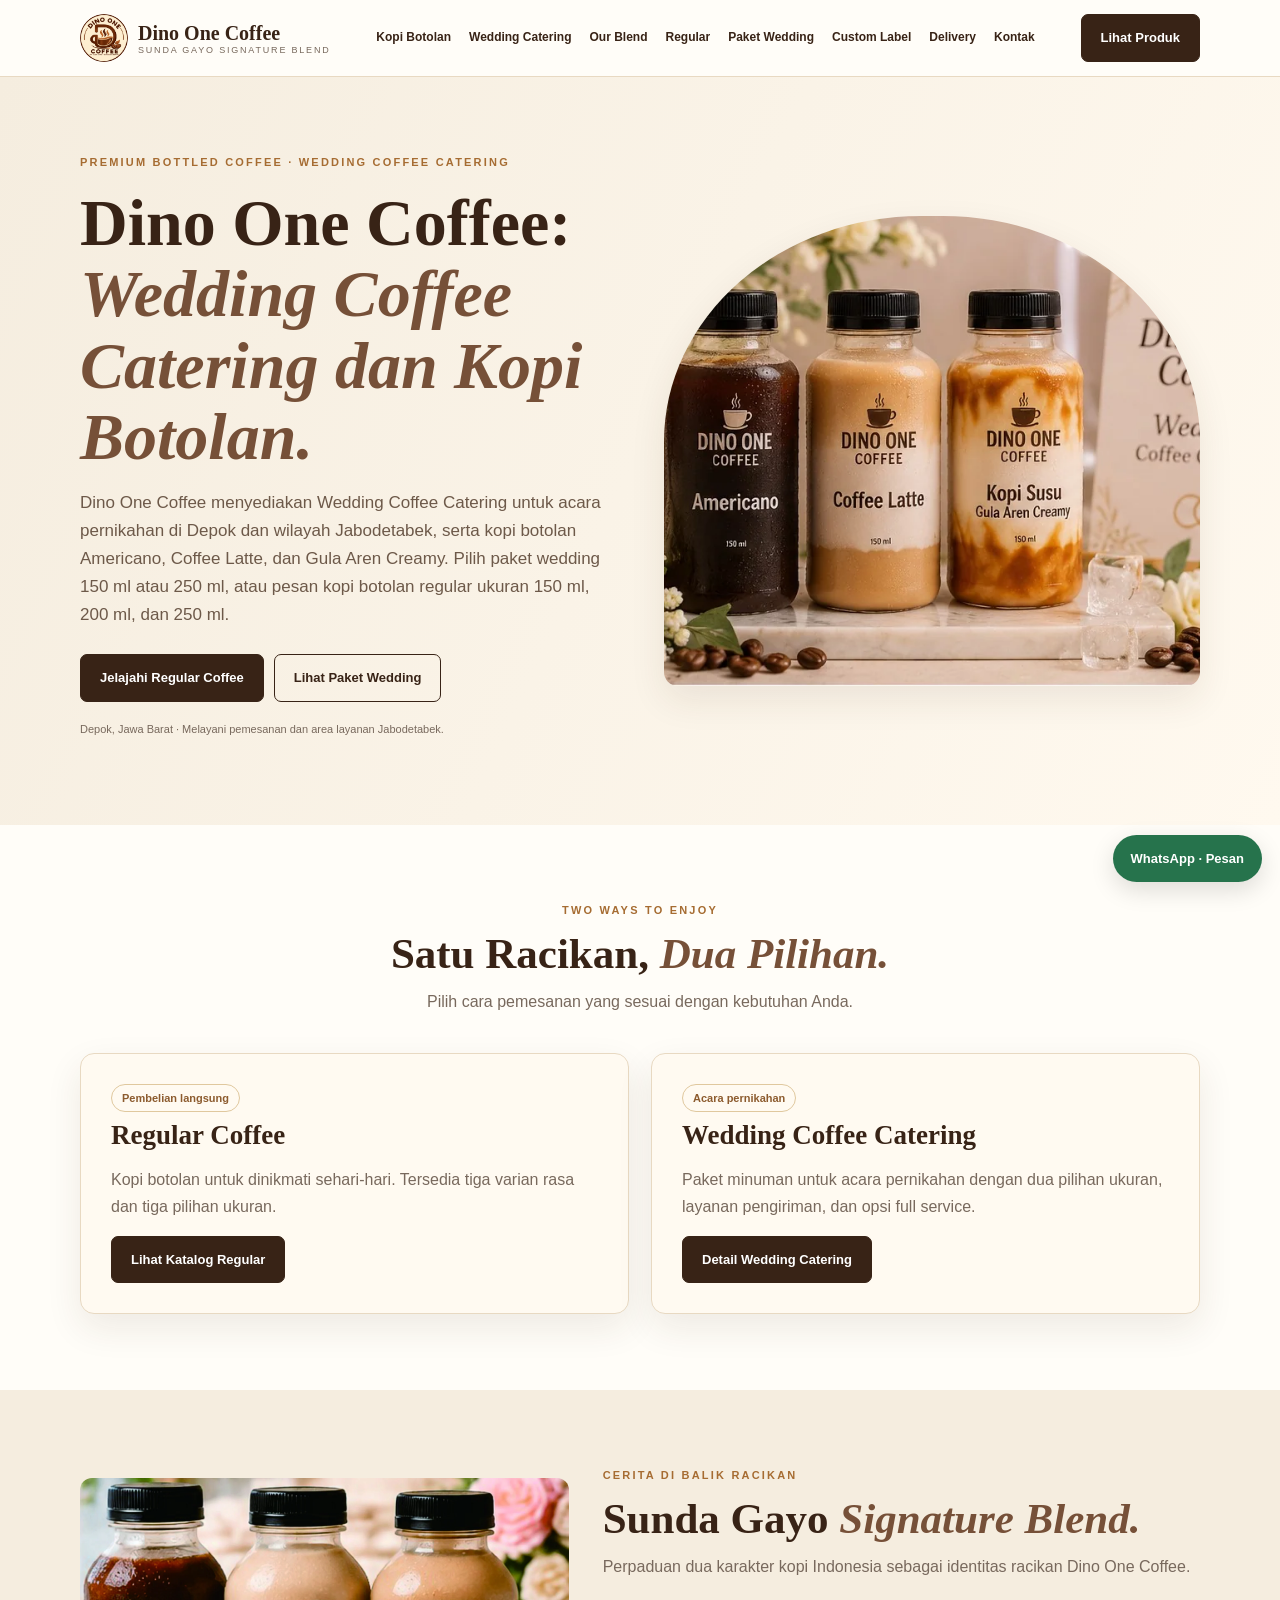
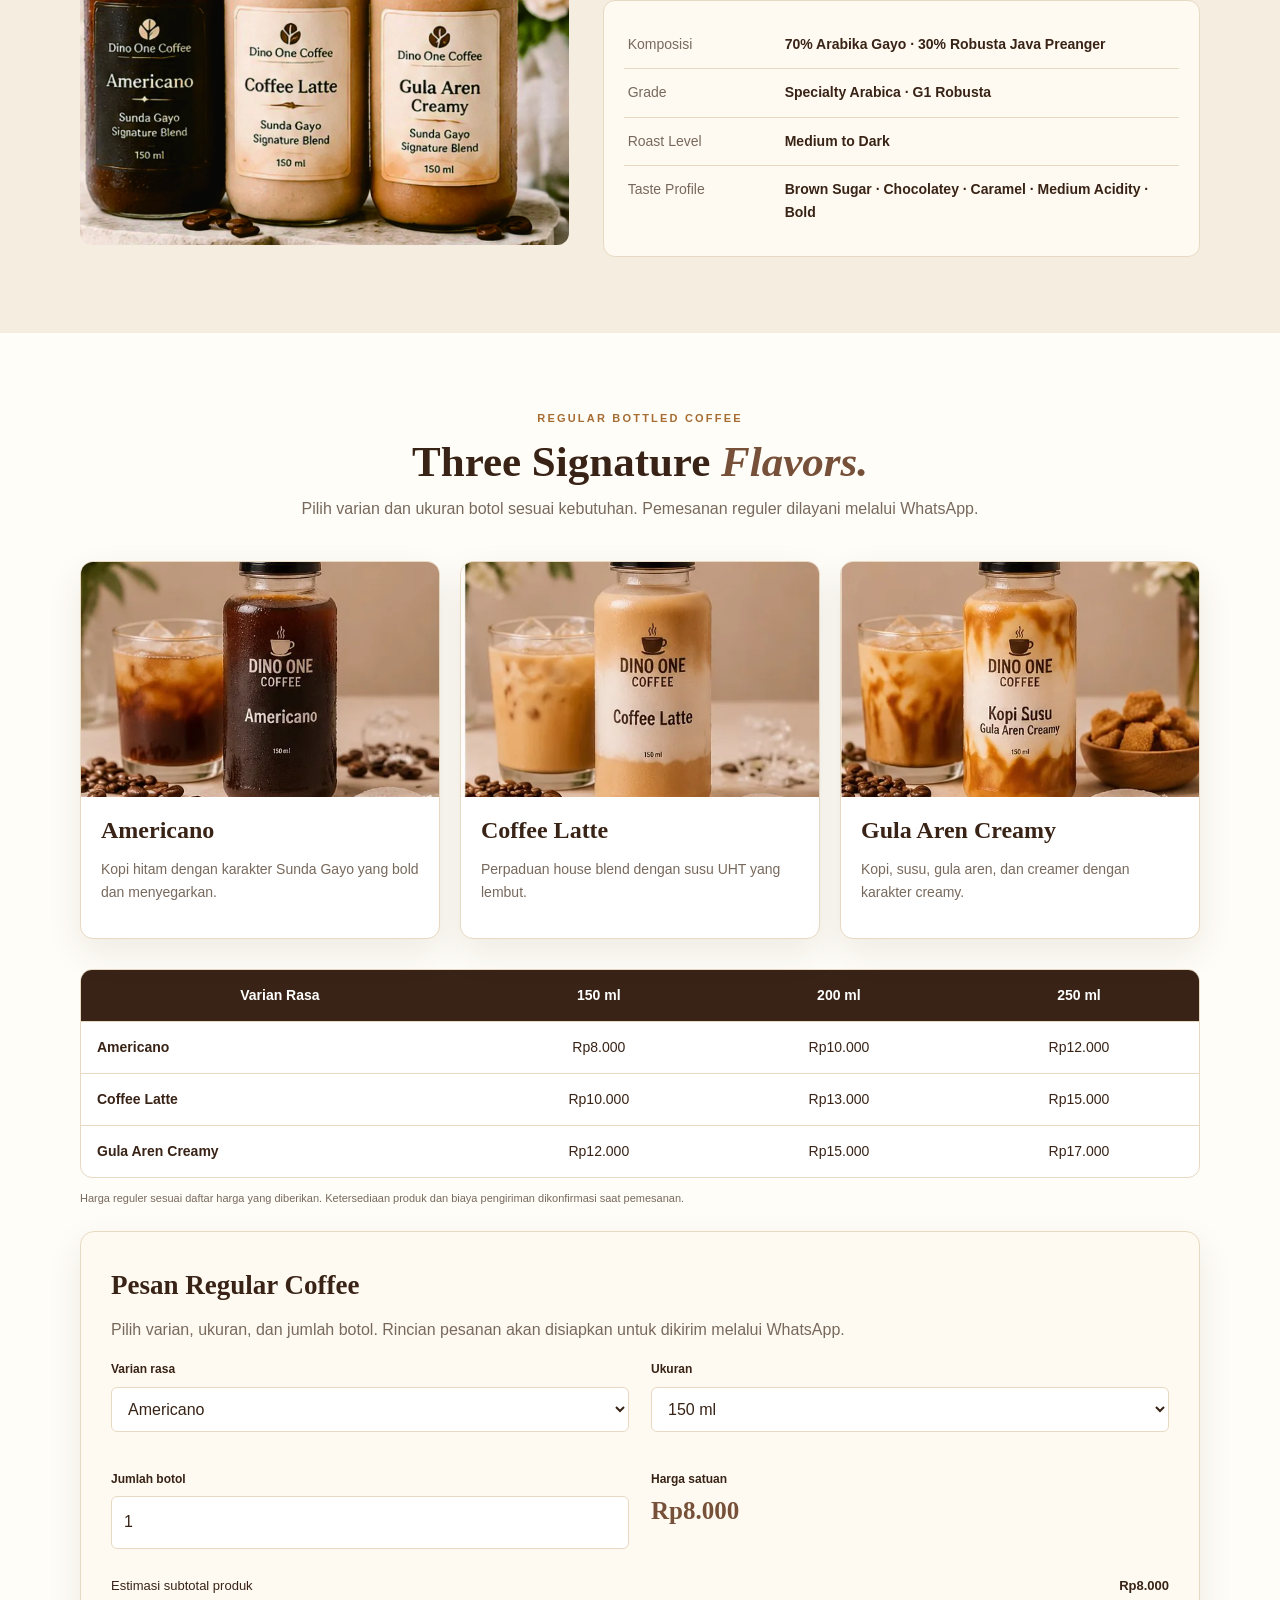
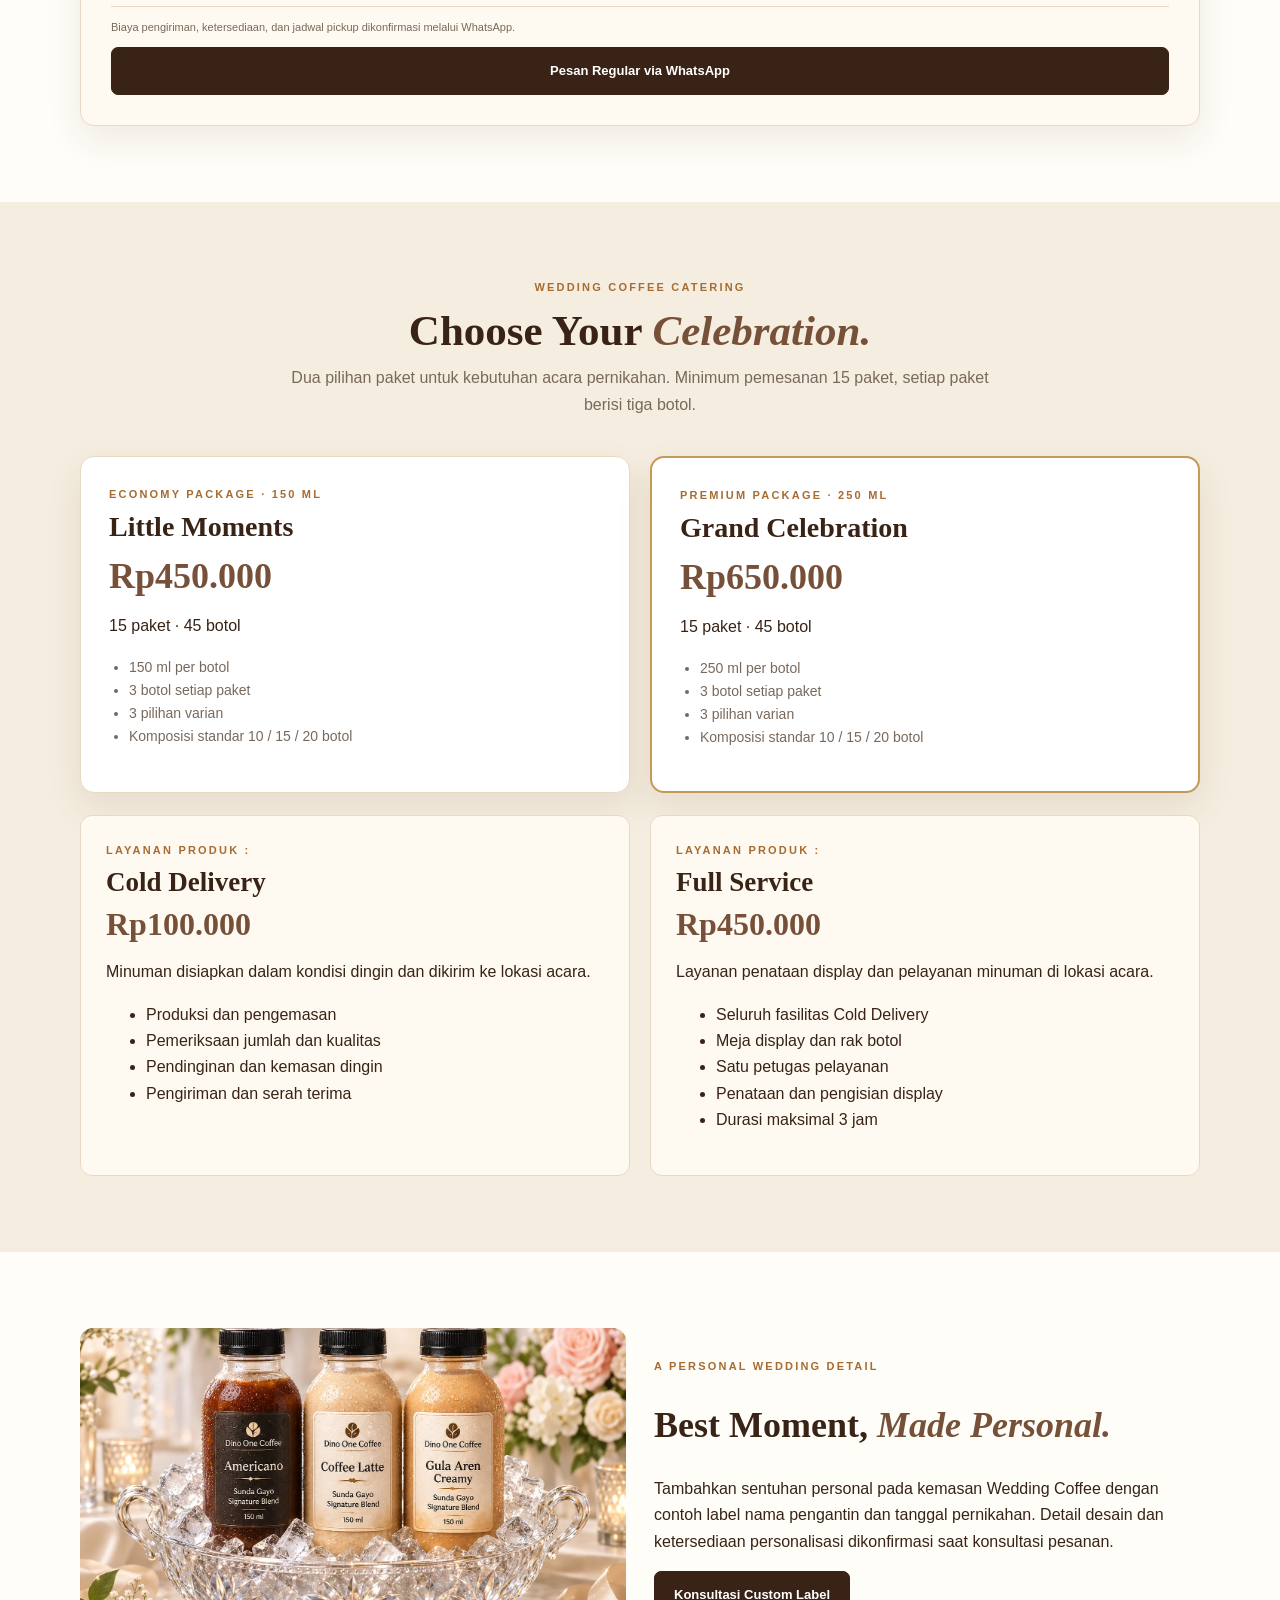
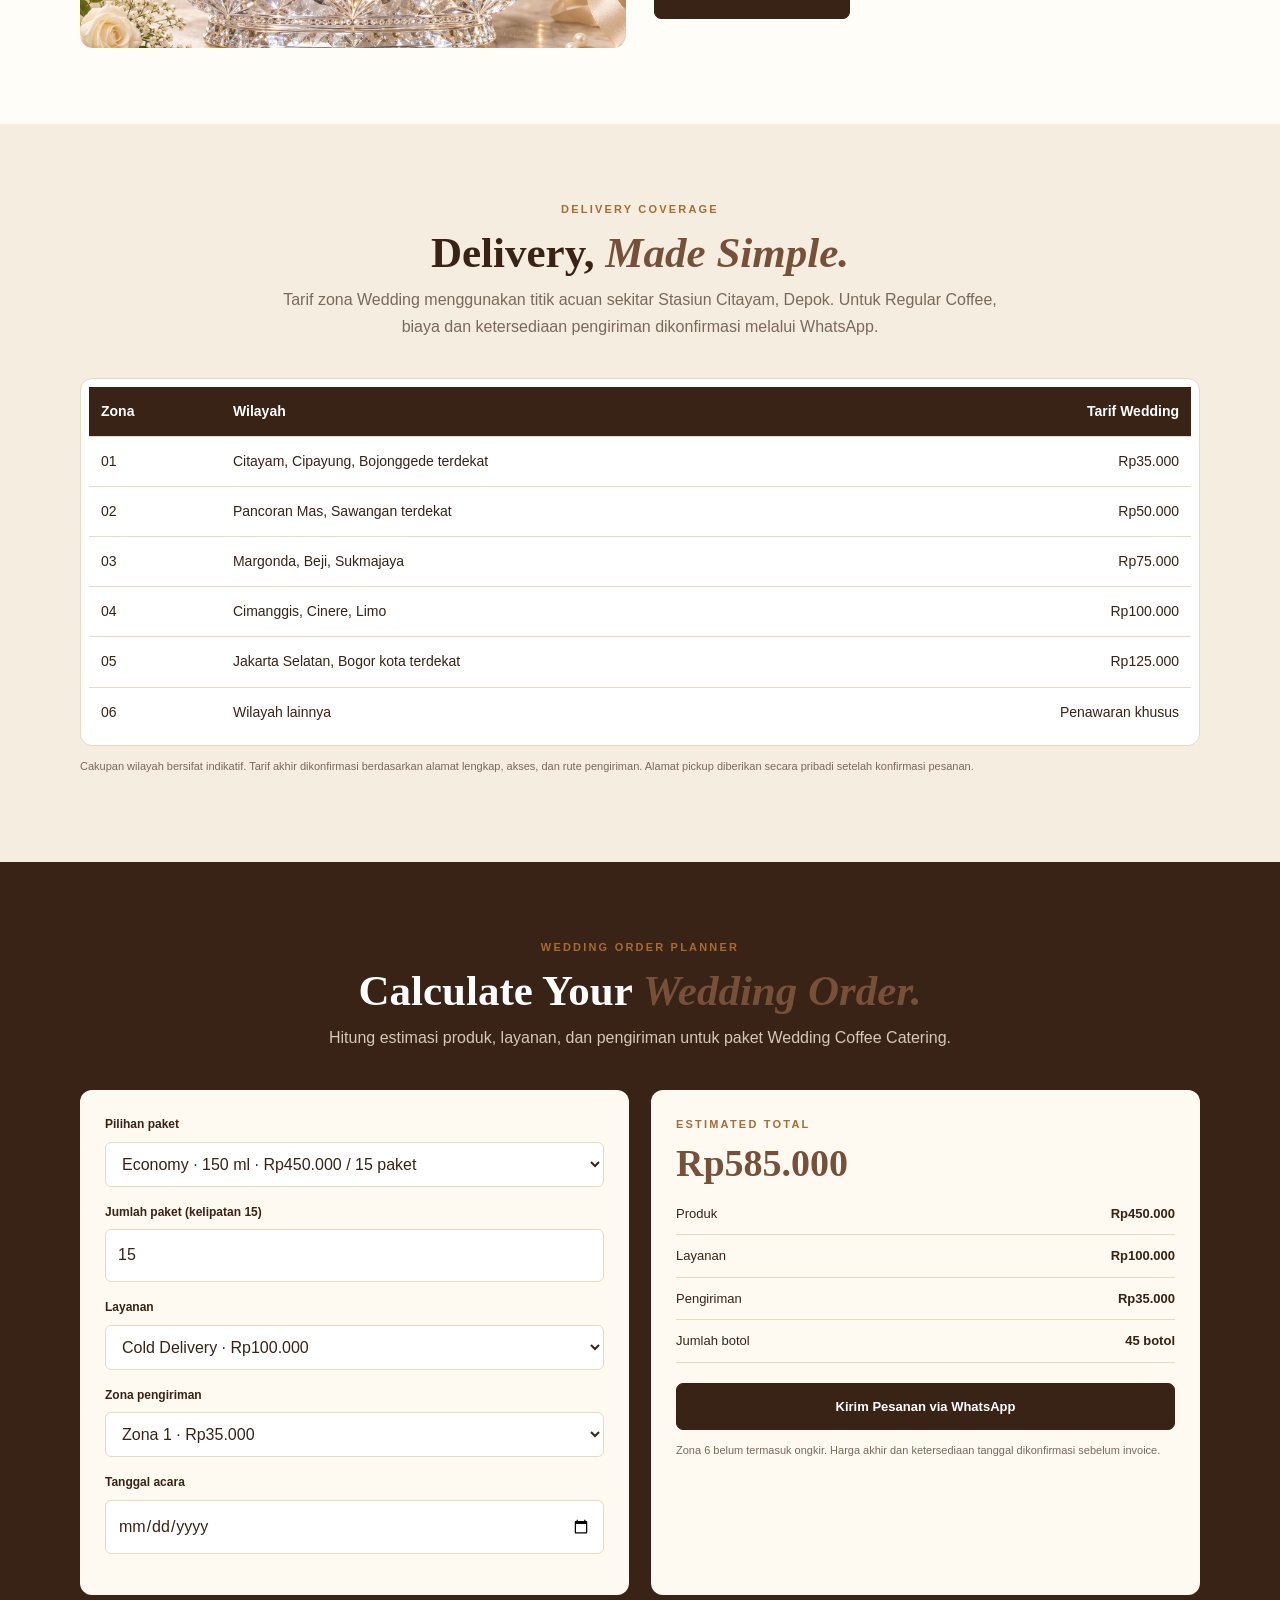
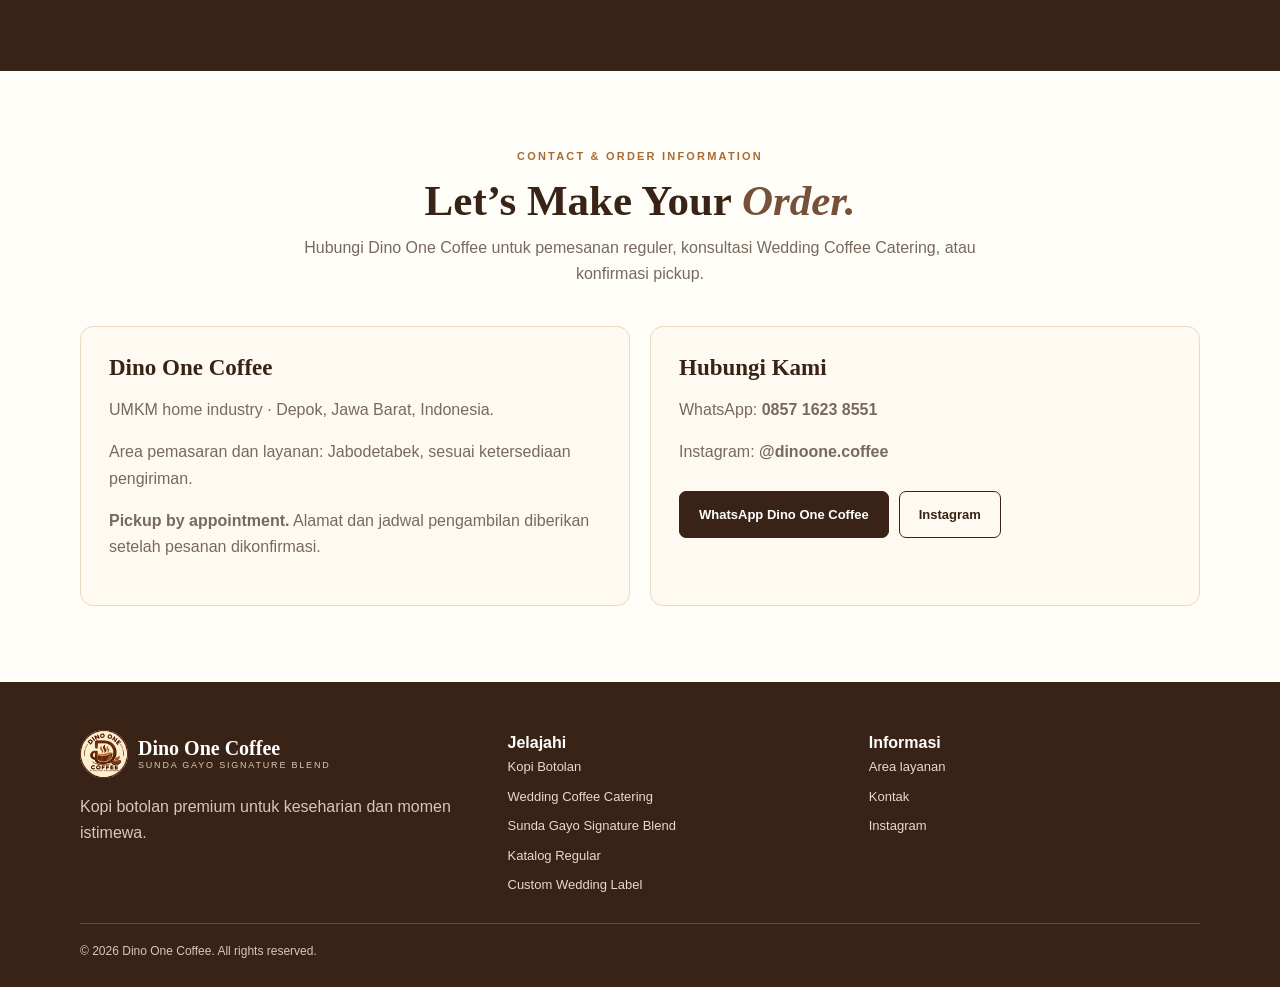
<file: index.html>
<!doctype html>
<html lang="id">
<head>
  <meta charset="utf-8">
  <meta name="viewport" content="width=device-width, initial-scale=1">
  <meta name="theme-color" content="#30251f">
  <title>Dino One Coffee | Wedding Coffee Catering Jabodetabek & Kopi Botolan</title>
  <meta name="description" content="Dino One Coffee menyediakan Wedding Coffee Catering untuk acara pernikahan di Jabodetabek serta kopi botolan Americano, Coffee Latte, dan Gula Aren Creamy dengan Sunda Gayo Signature Blend.">
  <meta name="robots" content="index,follow,max-image-preview:large">
  <link rel="canonical" href="https://dinoonecoffee.weddingcatering.workers.dev/">
  <meta name="author" content="Dino One Coffee">
  <meta property="og:type" content="website">
  <meta property="og:locale" content="id_ID">
  <meta property="og:site_name" content="Dino One Coffee">
  <meta property="og:title" content="Dino One Coffee | Wedding Coffee Catering Jabodetabek">
  <meta property="og:description" content="Wedding Coffee Catering dan kopi botolan dengan Sunda Gayo Signature Blend. Konsultasikan kebutuhan acara melalui WhatsApp.">
  <meta property="og:url" content="https://dinoonecoffee.weddingcatering.workers.dev/">
  <meta property="og:image" content="https://dinoonecoffee.weddingcatering.workers.dev/assets/images/hero-coffee.webp">
  <meta property="og:image:alt" content="Tiga varian kopi botolan Dino One Coffee">
  <meta name="twitter:card" content="summary_large_image">
  <meta name="twitter:title" content="Dino One Coffee | Wedding Coffee Catering">
  <meta name="twitter:description" content="Kopi botolan dan Wedding Coffee Catering untuk momen istimewa di Jabodetabek.">
  <meta name="twitter:image" content="https://dinoonecoffee.weddingcatering.workers.dev/assets/images/hero-coffee.webp">
  <link rel="preload" as="image" href="/assets/images/hero-coffee.webp" type="image/webp" fetchpriority="high">
  <style>
    :root{--cream:#f5eddf;--paper:#fffaf1;--white:#fffdf8;--brown:#765038;--dark:#382316;--gold:#c49a59;--muted:#78695d;--line:#e8d9c2;--green:#26734c;--shadow:0 14px 36px rgba(67,39,19,.09)}
    *{box-sizing:border-box}html{scroll-behavior:smooth;scroll-padding-top:88px}body{margin:0;background:var(--white);color:var(--dark);font-family:Arial,Helvetica,sans-serif;line-height:1.65}a{color:inherit;text-decoration:none}img{max-width:100%;display:block}button,input,select{font:inherit}.container{width:min(1120px,91%);margin:auto}.skip{position:absolute;left:-9999px}.skip:focus{left:12px;top:12px;background:#fff;padding:10px;z-index:100}
    header{position:sticky;top:0;z-index:50;background:rgba(255,253,248,.96);backdrop-filter:blur(12px);border-bottom:1px solid var(--line)}.nav{min-height:76px;display:flex;align-items:center;justify-content:space-between;gap:18px}.brand{display:flex;align-items:center;gap:10px;font:700 20px Georgia,serif;white-space:nowrap}.brand img{width:48px;height:48px;object-fit:contain;border-radius:50%}.brand small{display:block;font:9px Arial,sans-serif;letter-spacing:1.8px;color:var(--muted)}.navlinks{display:flex;align-items:center;gap:18px;font-size:12px;font-weight:700}.navlinks a:hover,.footer-links a:hover{color:var(--gold)}.nav-actions{display:flex;align-items:center;gap:9px}.menu-toggle{display:none;background:transparent;border:1px solid var(--line);padding:9px 12px;border-radius:8px;color:var(--dark)}
    .btn{display:inline-flex;align-items:center;justify-content:center;gap:8px;border:1px solid var(--dark);background:var(--dark);color:white;padding:12px 19px;border-radius:7px;font-size:13px;font-weight:700;cursor:pointer;transition:.2s}.btn:hover{background:var(--brown);border-color:var(--brown)}.btn.secondary{background:transparent;color:var(--dark)}.btn.light{background:var(--paper);color:var(--dark);border-color:var(--line)}.btn.full{width:100%}
    section{padding:76px 0}.hero{background:linear-gradient(115deg,var(--cream),#fff9ef);padding:76px 0}.hero-grid{display:grid;grid-template-columns:1fr 1fr;align-items:center;gap:48px}.eyebrow{font-size:11px;letter-spacing:2.2px;text-transform:uppercase;color:#a66c32;font-weight:700}.hero h1{font:700 clamp(40px,5.3vw,66px)/1.08 Georgia,serif;margin:16px 0;color:var(--dark)}h1 em,h2 em{color:var(--brown)}.lead{font-size:17px;color:#6d5949;max-width:580px}.hero-photo{width:100%;height:470px;object-fit:cover;border-radius:48% 48% 14px 14px;box-shadow:var(--shadow)}.hero-note{font-size:11px;color:var(--muted);margin-top:18px}.actions{display:flex;gap:10px;flex-wrap:wrap;margin-top:25px}
    .section-head{text-align:center;max-width:730px;margin:0 auto 38px}.section-head h2{font:700 clamp(30px,4vw,43px)/1.15 Georgia,serif;margin:10px 0}.section-head p{color:var(--muted);margin:8px auto}.intro-grid{display:grid;grid-template-columns:1fr 1fr;gap:22px}.intro-card{padding:30px;border:1px solid var(--line);border-radius:14px;background:var(--paper);box-shadow:var(--shadow)}.intro-card h3{font:700 27px Georgia,serif;margin:8px 0}.intro-card p{color:var(--muted)}.tag{display:inline-block;border:1px solid #e0c89e;border-radius:30px;padding:4px 10px;color:#8c5b2e;font-size:11px;font-weight:700}
    .blend{background:var(--cream)}.blend-grid{display:grid;grid-template-columns:.9fr 1.1fr;gap:34px;align-items:center}.blend-image{display:block;width:100%;height:auto;max-height:none;object-fit:contain;object-position:center;border-radius:12px}.specs{background:var(--paper);border:1px solid var(--line);border-radius:12px;padding:20px}.spec{display:grid;grid-template-columns:145px 1fr;gap:12px;padding:12px 4px;border-bottom:1px solid var(--line);font-size:14px}.spec:last-child{border-bottom:0}.spec span{color:var(--muted)}
    .cards{display:grid;grid-template-columns:repeat(3,1fr);gap:20px}.card{border:1px solid var(--line);background:#fff;border-radius:13px;overflow:hidden;box-shadow:var(--shadow)}.card img{width:100%;height:235px;object-fit:cover}.card-body{padding:20px}.card h3{font:700 24px Georgia,serif;margin:0 0 4px}.card p{font-size:14px;color:var(--muted);min-height:46px}.price-table-wrap{overflow-x:auto;margin-top:30px;border:1px solid var(--line);border-radius:12px;background:white}.price-table{width:100%;border-collapse:collapse;min-width:570px;font-size:14px}.price-table th,.price-table td{padding:14px 16px;border-bottom:1px solid var(--line);text-align:center}.price-table th{background:var(--dark);color:white}.price-table td:first-child{text-align:left;font-weight:700}.price-table tr:last-child td{border-bottom:0}.section-soft{background:var(--cream)}
    .packages-grid{display:grid;grid-template-columns:repeat(2,1fr);gap:20px}.package{background:white;border:1px solid var(--line);border-radius:14px;padding:28px;box-shadow:var(--shadow)}.package.featured{border:2px solid var(--gold)}.package h3{font:700 28px Georgia,serif;margin:8px 0}.package-price{font:700 36px Georgia,serif;color:var(--brown);margin:12px 0}.package ul{padding-left:20px;color:var(--muted);font-size:14px}.service-grid{display:grid;grid-template-columns:repeat(2,1fr);gap:20px}.service{background:var(--paper);padding:25px;border:1px solid var(--line);border-radius:12px}.service h3{font:700 27px Georgia,serif;margin:8px 0}.service-price{font:700 32px Georgia,serif;color:var(--brown)}
    .table-wrap{overflow-x:auto;border:1px solid var(--line);border-radius:12px;background:white;padding:8px}.zone-table{width:100%;border-collapse:collapse;min-width:570px;font-size:14px}.zone-table th,.zone-table td{text-align:left;padding:13px 12px;border-bottom:1px solid var(--line)}.zone-table th{background:var(--dark);color:white}.zone-table td:last-child,.zone-table th:last-child{text-align:right;white-space:nowrap}.zone-table tr:last-child td{border-bottom:0}
    .calculator{background:var(--dark);color:white}.calculator .section-head p{color:#d7c8b8}.calc-grid{display:grid;grid-template-columns:1fr 1fr;gap:22px}.calc-form,.result{background:var(--paper);color:var(--dark);padding:25px;border-radius:12px}.field{margin-bottom:16px}.field label{display:block;font-size:12px;font-weight:700;margin-bottom:7px}.field input,.field select{width:100%;padding:12px;border:1px solid var(--line);border-radius:6px;background:white;color:var(--dark)}.result-total{font:700 38px Georgia,serif;color:var(--brown);margin:8px 0}.summary-row{display:flex;justify-content:space-between;gap:12px;padding:10px 0;border-bottom:1px solid var(--line);font-size:13px}.note{font-size:11px;color:var(--muted)}
    .custom-grid{display:grid;grid-template-columns:1fr 1fr;gap:28px;align-items:center}.custom-grid img{width:100%;height:320px;object-fit:cover;border-radius:13px}.location-box{background:var(--paper);border:1px solid var(--line);padding:28px;border-radius:13px}.location-grid{display:grid;grid-template-columns:1fr 1fr;gap:20px}.location-box h3{font:700 23px Georgia,serif;margin:0 0 8px}.location-box p{color:var(--muted)}
    footer{background:var(--dark);color:white;padding:48px 0 25px}footer p{color:#d7c8b8}.footer-grid{display:grid;grid-template-columns:1.2fr 1fr 1fr;gap:30px}.footer-links{display:grid;gap:8px;font-size:13px;color:#e7dacc}.copyright{border-top:1px solid #654a37;margin-top:28px;padding-top:18px;font-size:12px;color:#d7c8b8}.float-wa{position:fixed;right:18px;bottom:18px;z-index:40;background:var(--green);color:white;border-radius:30px;padding:13px 18px;box-shadow:0 8px 25px #0002;font-size:13px;font-weight:700}
    @media(max-width:900px){.navlinks{gap:10px;font-size:11px}.nav-cta{display:none}.hero-photo{height:390px}}
    @media(max-width:720px){.nav{min-height:68px}.brand{font-size:17px}.brand img{width:42px;height:42px}.menu-toggle{display:inline-flex}.navlinks{display:none;position:absolute;top:68px;left:0;right:0;background:var(--white);padding:15px 5%;border-bottom:1px solid var(--line);box-shadow:var(--shadow);flex-direction:column;align-items:stretch;gap:0}.navlinks.open{display:flex}.navlinks a{padding:12px 4px;border-bottom:1px solid var(--line);font-size:14px}.hero{padding:48px 0}.hero-grid,.intro-grid,.blend-grid,.cards,.packages-grid,.service-grid,.calc-grid,.custom-grid,.location-grid,.footer-grid{grid-template-columns:1fr}.hero-photo{height:330px;order:-1}.hero h1{font-size:43px}.lead{font-size:15px}section{padding:58px 0}.section-head{margin-bottom:28px}.section-head h2{font-size:32px}.card img{height:250px}.spec{grid-template-columns:1fr;gap:2px}.spec strong{font-size:14px}.package{padding:23px}.calc-form,.result{padding:19px}.float-wa{right:12px;bottom:12px;padding:11px 15px}.footer-grid{gap:22px}}
    @media(max-width:720px){.blend-image{width:100%;height:auto;object-fit:contain}}
    @media(prefers-reduced-motion:reduce){html{scroll-behavior:auto}*{transition:none!important}}
  </style>
  <script type="application/ld+json">
  {
    "@context": "https://schema.org",
    "@graph": [
      {
        "@type": "Organization",
        "@id": "https://dinoonecoffee.weddingcatering.workers.dev/#organization",
        "name": "Dino One Coffee",
        "url": "https://dinoonecoffee.weddingcatering.workers.dev/",
        "logo": "https://dinoonecoffee.weddingcatering.workers.dev/assets/images/logo-dino-one-coffee.webp",
        "description": "UMKM home industry kopi botolan dengan Sunda Gayo Signature Blend dan layanan Wedding Coffee Catering.",
        "telephone": "+6285716238551",
        "sameAs": ["https://www.instagram.com/dinoone.coffee/"],
        "areaServed": [
          {"@type": "AdministrativeArea", "name": "Jabodetabek"},
          {"@type": "City", "name": "Depok"}
        ],
        "contactPoint": {
          "@type": "ContactPoint",
          "telephone": "+6285716238551",
          "contactType": "customer service",
          "availableLanguage": ["Indonesian"]
        }
      },
      {
        "@type": "WebSite",
        "@id": "https://dinoonecoffee.weddingcatering.workers.dev/#website",
        "url": "https://dinoonecoffee.weddingcatering.workers.dev/",
        "name": "Dino One Coffee",
        "inLanguage": "id-ID",
        "publisher": {"@id": "https://dinoonecoffee.weddingcatering.workers.dev/#organization"}
      }
    ]
  }
  </script>
</head>
<body>
<a class="skip" href="#main">Lewati ke konten utama</a>
<header>
  <nav class="container nav" aria-label="Navigasi utama">
    <a class="brand" href="#home" aria-label="Dino One Coffee beranda">
      <picture><source srcset="/assets/images/logo-dino-one-coffee.webp" type="image/webp"><img src="/assets/images/logo-dino-one-coffee.webp" alt="Logo Dino One Coffee" width="48" height="48"></picture>
      <span>Dino One Coffee<small>SUNDA GAYO SIGNATURE BLEND</small></span>
    </a>
    <div class="navlinks" id="navlinks">
      <a href="/kopi-botolan/">Kopi Botolan</a><a href="/wedding-coffee-catering/">Wedding Catering</a><a href="/sunda-gayo-signature-blend/">Our Blend</a><a href="#regular">Regular</a><a href="#wedding">Paket Wedding</a><a href="#custom-label">Custom Label</a><a href="#delivery">Delivery</a><a href="#contact">Kontak</a>
    </div>
    <div class="nav-actions"><a class="btn nav-cta" href="#regular">Lihat Produk</a><button class="menu-toggle" id="menuToggle" aria-expanded="false" aria-controls="navlinks" aria-label="Buka menu">☰ Menu</button></div>
  </nav>
</header>
<main id="main">
  <section class="hero" id="home">
    <div class="container hero-grid">
      <div>
        <div class="eyebrow">Premium bottled coffee · Wedding coffee catering</div>
        <h1>Dino One Coffee: <em>Wedding Coffee Catering dan Kopi Botolan.</em></h1>
        <p class="lead">Dino One Coffee menyediakan Wedding Coffee Catering untuk acara pernikahan di Depok dan wilayah Jabodetabek, serta kopi botolan Americano, Coffee Latte, dan Gula Aren Creamy. Pilih paket wedding 150 ml atau 250 ml, atau pesan kopi botolan regular ukuran 150 ml, 200 ml, dan 250 ml.</p>
        <div class="actions"><a class="btn" href="#regular">Jelajahi Regular Coffee</a><a class="btn secondary" href="#wedding">Lihat Paket Wedding</a></div>
        <p class="hero-note">Depok, Jawa Barat · Melayani pemesanan dan area layanan Jabodetabek.</p>
      </div>
      <picture>
        <source srcset="/assets/images/hero-coffee.webp" type="image/webp">
        <img class="hero-photo" src="/assets/images/hero-coffee.webp" alt="Tiga pilihan kopi botolan Dino One Coffee: Americano, Coffee Latte, dan Gula Aren Creamy" width="910" height="565" fetchpriority="high" decoding="async">
      </picture>
    </div>
  </section>

  <section aria-labelledby="pilihan-title">
    <div class="container">
      <div class="section-head"><div class="eyebrow">Two ways to enjoy</div><h2 id="pilihan-title">Satu Racikan, <em>Dua Pilihan.</em></h2><p>Pilih cara pemesanan yang sesuai dengan kebutuhan Anda.</p></div>
      <div class="intro-grid">
        <article class="intro-card"><span class="tag">Pembelian langsung</span><h3>Regular Coffee</h3><p>Kopi botolan untuk dinikmati sehari-hari. Tersedia tiga varian rasa dan tiga pilihan ukuran.</p><a class="btn" href="/kopi-botolan/">Lihat Katalog Regular</a></article>
        <article class="intro-card"><span class="tag">Acara pernikahan</span><h3>Wedding Coffee Catering</h3><p>Paket minuman untuk acara pernikahan dengan dua pilihan ukuran, layanan pengiriman, dan opsi full service.</p><a class="btn" href="/wedding-coffee-catering/">Detail Wedding Catering</a></article>
      </div>
    </div>
  </section>

  <section class="blend" id="blend">
    <div class="container blend-grid">
      <picture>
        <source srcset="/assets/images/signature-blend.webp" type="image/webp">
        <img class="blend-image" src="/assets/images/signature-blend.webp" alt="Informasi komposisi 70 persen Arabika Gayo dan 30 persen Robusta Java Preanger pada Sunda Gayo Signature Blend" width="3307" height="2480" loading="lazy" decoding="async">
      </picture>
      <div><div class="eyebrow">Cerita di balik racikan</div><div class="section-head" style="text-align:left;margin:8px 0 20px"><h2>Sunda Gayo <em>Signature Blend.</em></h2><p>Perpaduan dua karakter kopi Indonesia sebagai identitas racikan Dino One Coffee.</p></div>
        <div class="specs">
          <div class="spec"><span>Komposisi</span><strong>70% Arabika Gayo · 30% Robusta Java Preanger</strong></div>
          <div class="spec"><span>Grade</span><strong>Specialty Arabica · G1 Robusta</strong></div>
          <div class="spec"><span>Roast Level</span><strong>Medium to Dark</strong></div>
          <div class="spec"><span>Taste Profile</span><strong>Brown Sugar · Chocolatey · Caramel · Medium Acidity · Bold</strong></div>
        </div>
      </div>
    </div>
  </section>

  <section id="regular">
    <div class="container">
      <div class="section-head"><div class="eyebrow">Regular bottled coffee</div><h2>Three Signature <em>Flavors.</em></h2><p>Pilih varian dan ukuran botol sesuai kebutuhan. Pemesanan reguler dilayani melalui WhatsApp.</p></div>
      <div class="cards">
        <article class="card"><picture><source srcset="/assets/images/americano.webp" type="image/webp"><img src="/assets/images/americano.webp" alt="Americano botolan Dino One Coffee" width="515" height="449" loading="lazy" decoding="async"></picture><div class="card-body"><h3>Americano</h3><p>Kopi hitam dengan karakter Sunda Gayo yang bold dan menyegarkan.</p></div></article>
        <article class="card"><picture><source srcset="/assets/images/coffee-latte.webp" type="image/webp"><img src="/assets/images/coffee-latte.webp" alt="Coffee Latte botolan Dino One Coffee" width="490" height="449" loading="lazy" decoding="async"></picture><div class="card-body"><h3>Coffee Latte</h3><p>Perpaduan house blend dengan susu UHT yang lembut.</p></div></article>
        <article class="card"><picture><source srcset="/assets/images/gula-aren.webp" type="image/webp"><img src="/assets/images/gula-aren.webp" alt="Kopi Susu Gula Aren Creamy botolan Dino One Coffee" width="511" height="449" loading="lazy" decoding="async"></picture><div class="card-body"><h3>Gula Aren Creamy</h3><p>Kopi, susu, gula aren, dan creamer dengan karakter creamy.</p></div></article>
      </div>
      <div class="price-table-wrap"><table class="price-table"><thead><tr><th>Varian Rasa</th><th>150 ml</th><th>200 ml</th><th>250 ml</th></tr></thead><tbody>
        <tr><td>Americano</td><td>Rp8.000</td><td>Rp10.000</td><td>Rp12.000</td></tr>
        <tr><td>Coffee Latte</td><td>Rp10.000</td><td>Rp13.000</td><td>Rp15.000</td></tr>
        <tr><td>Gula Aren Creamy</td><td>Rp12.000</td><td>Rp15.000</td><td>Rp17.000</td></tr>
      </tbody></table></div>
      <p class="note">Harga reguler sesuai daftar harga yang diberikan. Ketersediaan produk dan biaya pengiriman dikonfirmasi saat pemesanan.</p>
      <div class="intro-card" style="margin-top:24px">
        <h3>Pesan Regular Coffee</h3><p>Pilih varian, ukuran, dan jumlah botol. Rincian pesanan akan disiapkan untuk dikirim melalui WhatsApp.</p>
        <div class="calc-grid" style="grid-template-columns:1fr 1fr">
          <div class="field"><label for="regFlavor">Varian rasa</label><select id="regFlavor"><option value="Americano">Americano</option><option value="Coffee Latte">Coffee Latte</option><option value="Gula Aren Creamy">Gula Aren Creamy</option></select></div>
          <div class="field"><label for="regSize">Ukuran</label><select id="regSize"><option value="150">150 ml</option><option value="200">200 ml</option><option value="250">250 ml</option></select></div>
          <div class="field"><label for="regQty">Jumlah botol</label><input id="regQty" type="number" min="1" step="1" value="1"></div>
          <div class="field"><label>Harga satuan</label><div class="result-total" id="regUnitPrice" style="font-size:25px">Rp8.000</div></div>
        </div>
        <div class="summary-row"><span>Estimasi subtotal produk</span><strong id="regSubtotal">Rp8.000</strong></div>
        <p class="note">Biaya pengiriman, ketersediaan, dan jadwal pickup dikonfirmasi melalui WhatsApp.</p>
        <button class="btn full" id="regularOrder">Pesan Regular via WhatsApp</button>
      </div>
    </div>
  </section>

  <section class="section-soft" id="wedding">
    <div class="container">
      <div class="section-head"><div class="eyebrow">Wedding coffee catering</div><h2>Choose Your <em>Celebration.</em></h2><p>Dua pilihan paket untuk kebutuhan acara pernikahan. Minimum pemesanan 15 paket, setiap paket berisi tiga botol.</p></div>
      <div class="packages-grid">
        <article class="package"><div class="eyebrow">Economy Package · 150 ml</div><h3>Little Moments</h3><div class="package-price">Rp450.000</div><p>15 paket · 45 botol</p><ul><li>150 ml per botol</li><li>3 botol setiap paket</li><li>3 pilihan varian</li><li>Komposisi standar 10 / 15 / 20 botol</li></ul></article>
        <article class="package featured"><div class="eyebrow">Premium Package · 250 ml</div><h3>Grand Celebration</h3><div class="package-price">Rp650.000</div><p>15 paket · 45 botol</p><ul><li>250 ml per botol</li><li>3 botol setiap paket</li><li>3 pilihan varian</li><li>Komposisi standar 10 / 15 / 20 botol</li></ul></article>
      </div>
      <div class="service-grid" style="margin-top:22px">
        <article class="service"><div class="eyebrow">Layanan Produk :</div><h3>Cold Delivery</h3><div class="service-price">Rp100.000</div><p>Minuman disiapkan dalam kondisi dingin dan dikirim ke lokasi acara.</p><ul><li>Produksi dan pengemasan</li><li>Pemeriksaan jumlah dan kualitas</li><li>Pendinginan dan kemasan dingin</li><li>Pengiriman dan serah terima</li></ul></article>
        <article class="service"><div class="eyebrow">Layanan Produk :</div><h3>Full Service</h3><div class="service-price">Rp450.000</div><p>Layanan penataan display dan pelayanan minuman di lokasi acara.</p><ul><li>Seluruh fasilitas Cold Delivery</li><li>Meja display dan rak botol</li><li>Satu petugas pelayanan</li><li>Penataan dan pengisian display</li><li>Durasi maksimal 3 jam</li></ul></article>
      </div>
    </div>
  </section>

  <section id="custom-label">
    <div class="container custom-grid">
      <picture><source srcset="/assets/images/wedding-coffee.webp" type="image/webp"><img src="/assets/images/wedding-coffee.webp" alt="Contoh penyajian dan personalisasi label Wedding Coffee Catering Dino One Coffee" width="1448" height="1086" loading="lazy" decoding="async"></picture>
      <div><div class="eyebrow">A personal wedding detail</div><h2 style="font:700 36px/1.15 Georgia,serif">Best Moment, <em>Made Personal.</em></h2><p>Tambahkan sentuhan personal pada kemasan Wedding Coffee dengan contoh label nama pengantin dan tanggal pernikahan. Detail desain dan ketersediaan personalisasi dikonfirmasi saat konsultasi pesanan.</p><a class="btn" href="https://wa.me/6285716238551?text=Halo%20Dino%20One%20Coffee%2C%20saya%20ingin%20konsultasi%20custom%20label%20Best%20Moment%20untuk%20Wedding%20Coffee%20Catering.">Konsultasi Custom Label</a></div>
    </div>
  </section>

  <section class="section-soft" id="delivery">
    <div class="container"><div class="section-head"><div class="eyebrow">Delivery coverage</div><h2>Delivery, <em>Made Simple.</em></h2><p>Tarif zona Wedding menggunakan titik acuan sekitar Stasiun Citayam, Depok. Untuk Regular Coffee, biaya dan ketersediaan pengiriman dikonfirmasi melalui WhatsApp.</p></div>
      <div class="table-wrap"><table class="zone-table"><thead><tr><th>Zona</th><th>Wilayah</th><th>Tarif Wedding</th></tr></thead><tbody>
        <tr><td>01</td><td>Citayam, Cipayung, Bojonggede terdekat</td><td>Rp35.000</td></tr><tr><td>02</td><td>Pancoran Mas, Sawangan terdekat</td><td>Rp50.000</td></tr><tr><td>03</td><td>Margonda, Beji, Sukmajaya</td><td>Rp75.000</td></tr><tr><td>04</td><td>Cimanggis, Cinere, Limo</td><td>Rp100.000</td></tr><tr><td>05</td><td>Jakarta Selatan, Bogor kota terdekat</td><td>Rp125.000</td></tr><tr><td>06</td><td>Wilayah lainnya</td><td>Penawaran khusus</td></tr>
      </tbody></table></div><p class="note">Cakupan wilayah bersifat indikatif. Tarif akhir dikonfirmasi berdasarkan alamat lengkap, akses, dan rute pengiriman. Alamat pickup diberikan secara pribadi setelah konfirmasi pesanan.</p>
    </div>
  </section>

  <section class="calculator" id="calculator">
    <div class="container"><div class="section-head"><div class="eyebrow">Wedding order planner</div><h2>Calculate Your <em>Wedding Order.</em></h2><p>Hitung estimasi produk, layanan, dan pengiriman untuk paket Wedding Coffee Catering.</p></div>
      <div class="calc-grid"><div class="calc-form">
        <div class="field"><label for="wSize">Pilihan paket</label><select id="wSize"><option value="450000">Economy · 150 ml · Rp450.000 / 15 paket</option><option value="650000">Premium · 250 ml · Rp650.000 / 15 paket</option></select></div>
        <div class="field"><label for="wQty">Jumlah paket (kelipatan 15)</label><input id="wQty" type="number" min="15" step="15" value="15"></div>
        <div class="field"><label for="wService">Layanan</label><select id="wService"><option value="100000">Cold Delivery · Rp100.000</option><option value="450000">Full Service · Rp450.000</option></select></div>
        <div class="field"><label for="wZone">Zona pengiriman</label><select id="wZone"><option value="35000">Zona 1 · Rp35.000</option><option value="50000">Zona 2 · Rp50.000</option><option value="75000">Zona 3 · Rp75.000</option><option value="100000">Zona 4 · Rp100.000</option><option value="125000">Zona 5 · Rp125.000</option><option value="special">Zona 6 · Penawaran khusus</option></select></div>
        <div class="field"><label for="wDate">Tanggal acara</label><input id="wDate" type="date"></div>
      </div><div class="result"><div class="eyebrow">Estimated total</div><div class="result-total" id="wTotal">Rp585.000</div><div class="summary-row"><span>Produk</span><strong id="wProduct">Rp450.000</strong></div><div class="summary-row"><span>Layanan</span><strong id="wServiceCost">Rp100.000</strong></div><div class="summary-row"><span>Pengiriman</span><strong id="wShipping">Rp35.000</strong></div><div class="summary-row"><span>Jumlah botol</span><strong id="wBottles">45 botol</strong></div><button class="btn full" style="margin-top:20px" id="wOrder">Kirim Pesanan via WhatsApp</button><p class="note">Zona 6 belum termasuk ongkir. Harga akhir dan ketersediaan tanggal dikonfirmasi sebelum invoice.</p></div></div>
    </div>
  </section>

  <section id="contact">
    <div class="container"><div class="section-head"><div class="eyebrow">Contact & order information</div><h2>Let’s Make Your <em>Order.</em></h2><p>Hubungi Dino One Coffee untuk pemesanan reguler, konsultasi Wedding Coffee Catering, atau konfirmasi pickup.</p></div>
      <div class="location-grid"><div class="location-box"><h3>Dino One Coffee</h3><p>UMKM home industry · Depok, Jawa Barat, Indonesia.</p><p>Area pemasaran dan layanan: Jabodetabek, sesuai ketersediaan pengiriman.</p><p><strong>Pickup by appointment.</strong> Alamat dan jadwal pengambilan diberikan setelah pesanan dikonfirmasi.</p></div><div class="location-box"><h3>Hubungi Kami</h3><p>WhatsApp: <strong>0857 1623 8551</strong></p><p>Instagram: <strong>@dinoone.coffee</strong></p><div class="actions"><a class="btn" href="https://wa.me/6285716238551?text=Halo%20Dino%20One%20Coffee%2C%20saya%20ingin%20bertanya%20tentang%20produk%20dan%20pemesanan.">WhatsApp Dino One Coffee</a><a class="btn secondary" href="https://www.instagram.com/dinoone.coffee/" target="_blank" rel="noopener">Instagram</a></div></div></div>
    </div>
  </section>
</main>
<footer><div class="container"><div class="footer-grid"><div><a class="brand" href="#home"><img src="/assets/images/logo-dino-one-coffee.webp" alt="Dino One Coffee"><span style="color:white">Dino One Coffee<small style="color:#d7c8b8">SUNDA GAYO SIGNATURE BLEND</small></span></a><p>Kopi botolan premium untuk keseharian dan momen istimewa.</p></div><div><strong>Jelajahi</strong><div class="footer-links"><a href="/kopi-botolan/">Kopi Botolan</a><a href="/wedding-coffee-catering/">Wedding Coffee Catering</a><a href="/sunda-gayo-signature-blend/">Sunda Gayo Signature Blend</a><a href="#regular">Katalog Regular</a><a href="#custom-label">Custom Wedding Label</a></div></div><div><strong>Informasi</strong><div class="footer-links"><a href="#delivery">Area layanan</a><a href="#contact">Kontak</a><a href="https://www.instagram.com/dinoonecoffee/" target="_blank" rel="noopener">Instagram</a></div></div></div><div class="copyright">© <span id="year"></span> Dino One Coffee. All rights reserved.</div></div></footer>
<a class="float-wa" href="https://wa.me/6285716238551?text=Halo%20Dino%20One%20Coffee%2C%20saya%20ingin%20bertanya%20tentang%20produk.">WhatsApp · Pesan</a>
<script>
(()=>{
 const WA='6285716238551';const money=n=>'Rp'+Math.round(n).toLocaleString('id-ID');
 const menu=document.getElementById('menuToggle'),links=document.getElementById('navlinks');
 menu.addEventListener('click',()=>{const open=links.classList.toggle('open');menu.setAttribute('aria-expanded',String(open));menu.textContent=open?'✕ Tutup':'☰ Menu'});
 links.querySelectorAll('a').forEach(a=>a.addEventListener('click',()=>{links.classList.remove('open');menu.setAttribute('aria-expanded','false');menu.textContent='☰ Menu'}));
 const regularPrices={'Americano':{'150':8000,'200':10000,'250':12000},'Coffee Latte':{'150':10000,'200':13000,'250':15000},'Gula Aren Creamy':{'150':12000,'200':15000,'250':17000}};
 const flavor=document.getElementById('regFlavor'),rsize=document.getElementById('regSize'),rqty=document.getElementById('regQty');
 function regularCalc(){let q=Math.max(1,Math.floor(Number(rqty.value)||1));rqty.value=q;const unit=regularPrices[flavor.value][rsize.value];document.getElementById('regUnitPrice').textContent=money(unit);document.getElementById('regSubtotal').textContent=money(unit*q);return{q,unit,total:unit*q}}
 [flavor,rsize,rqty].forEach(el=>el.addEventListener('input',regularCalc));
 document.getElementById('regularOrder').addEventListener('click',()=>{const d=regularCalc();const msg=['Halo Dino One Coffee, saya ingin memesan Regular Coffee.','Varian: '+flavor.value,'Ukuran: '+rsize.value+' ml','Jumlah: '+d.q+' botol','Harga satuan: '+money(d.unit),'Subtotal produk: '+money(d.total),'Mohon konfirmasi ketersediaan, biaya pengiriman, dan jadwal pickup.'].join('\n');window.open('https://wa.me/'+WA+'?text='+encodeURIComponent(msg),'_blank','noopener')});
 const wSize=document.getElementById('wSize'),wQty=document.getElementById('wQty'),wService=document.getElementById('wService'),wZone=document.getElementById('wZone');
 function weddingCalc(){let q=Math.max(15,Math.ceil((Number(wQty.value)||15)/15)*15);wQty.value=q;const product=q/15*Number(wSize.value),service=Number(wService.value),special=wZone.value==='special',shipping=special?0:Number(wZone.value),total=product+service+shipping;document.getElementById('wTotal').textContent=money(total)+(special?'*':'');document.getElementById('wProduct').textContent=money(product);document.getElementById('wServiceCost').textContent=money(service);document.getElementById('wShipping').textContent=special?'Penawaran khusus':money(shipping);document.getElementById('wBottles').textContent=(q*3)+' botol';return{q,product,service,shipping,total,special}}
 [wSize,wQty,wService,wZone].forEach(el=>el.addEventListener('change',weddingCalc));wQty.addEventListener('input',weddingCalc);
 document.getElementById('wOrder').addEventListener('click',()=>{const d=weddingCalc(),date=document.getElementById('wDate').value||'Belum ditentukan';const msg=['Halo Dino One Coffee, saya ingin konsultasi Wedding Coffee Catering.','Paket: '+wSize.options[wSize.selectedIndex].text,'Jumlah: '+d.q+' paket ('+(d.q*3)+' botol)','Layanan: '+wService.options[wService.selectedIndex].text,'Zona: '+wZone.options[wZone.selectedIndex].text,'Tanggal acara: '+date,'Produk: '+money(d.product),'Layanan: '+money(d.service),'Pengiriman: '+(d.special?'Penawaran khusus':money(d.shipping)),'Estimasi total: '+(d.special?money(d.total)+' + ongkir sesuai penawaran':money(d.total))].join('\n');window.open('https://wa.me/'+WA+'?text='+encodeURIComponent(msg),'_blank','noopener')});
 document.getElementById('year').textContent=new Date().getFullYear();regularCalc();weddingCalc();
})();
</script>
  <!-- Cloudflare Web Analytics -->
  <script type="module"
    src="https://static.cloudflareinsights.com/beacon.min.js"
    data-cf-beacon='{"token":"TOKEN_ANDA"}'>
  </script>
  <!-- End Cloudflare Web Analytics -->

</body>
</html>
</file>
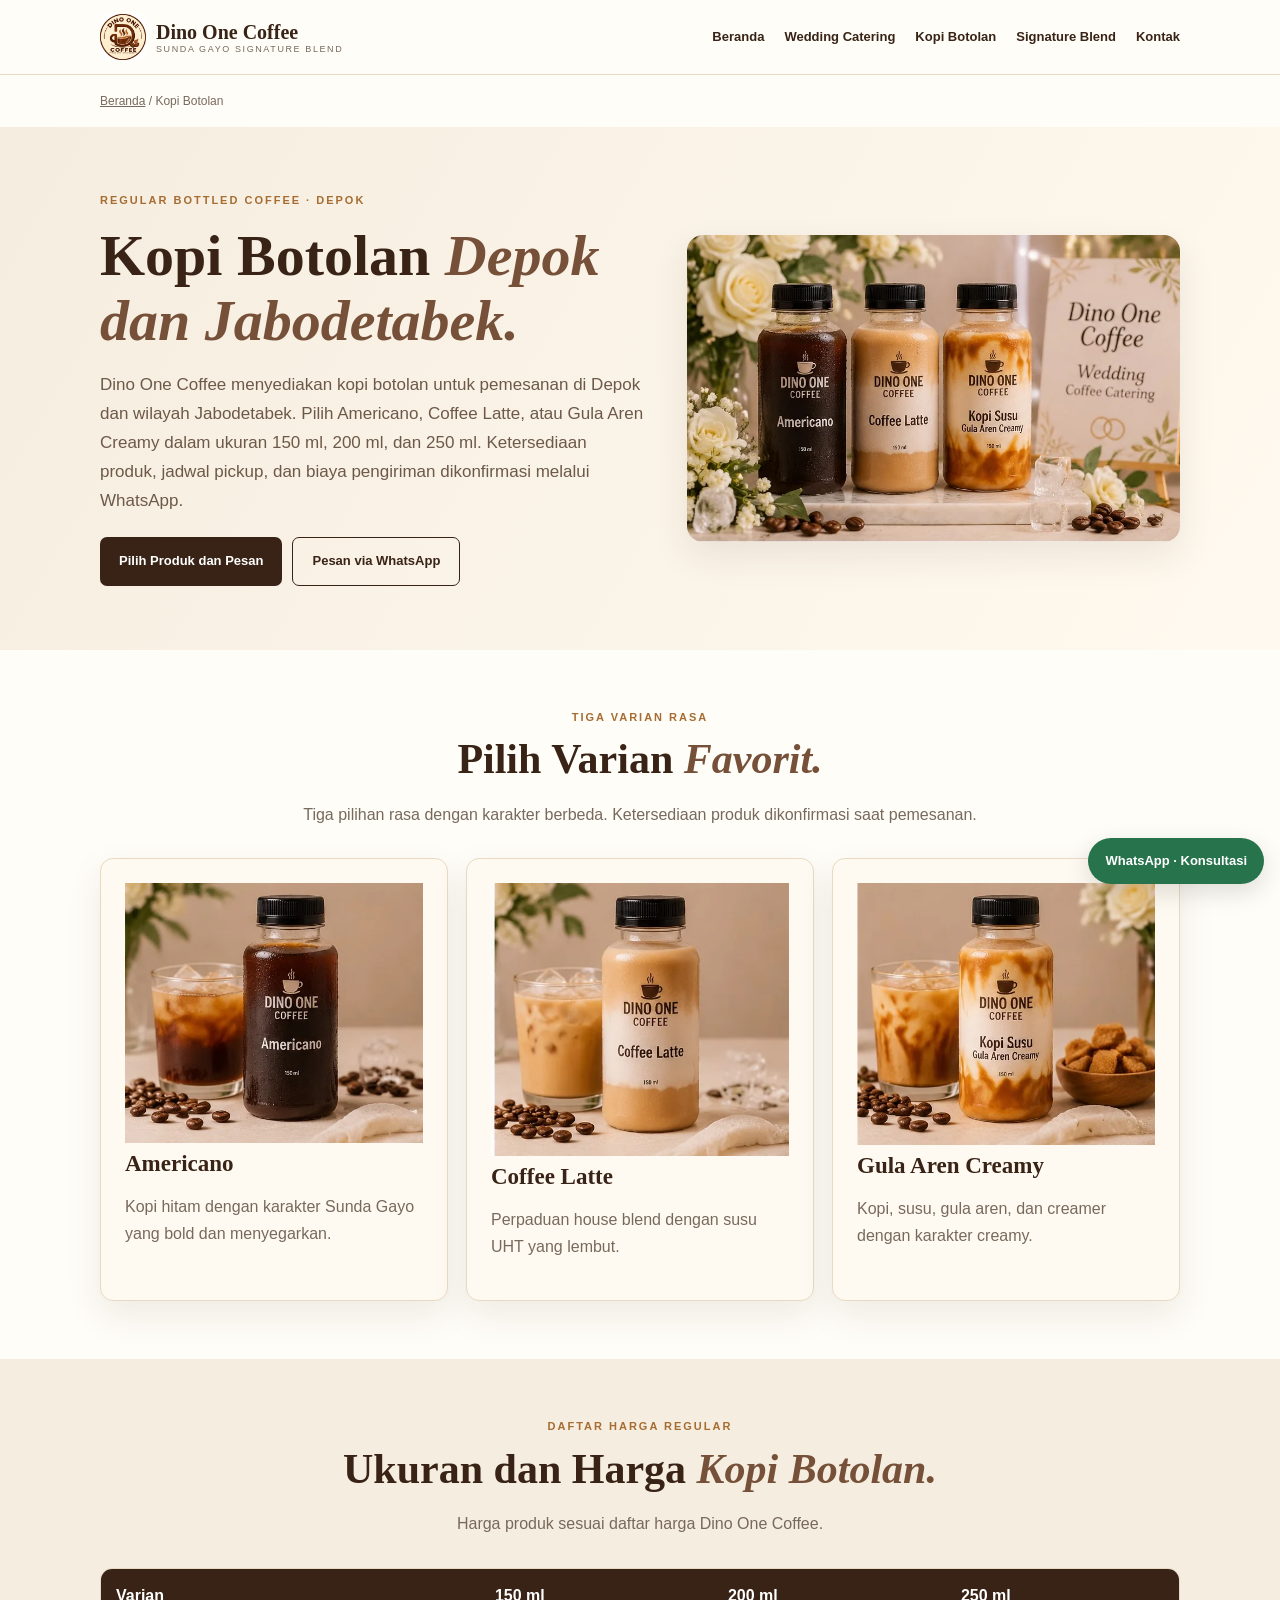
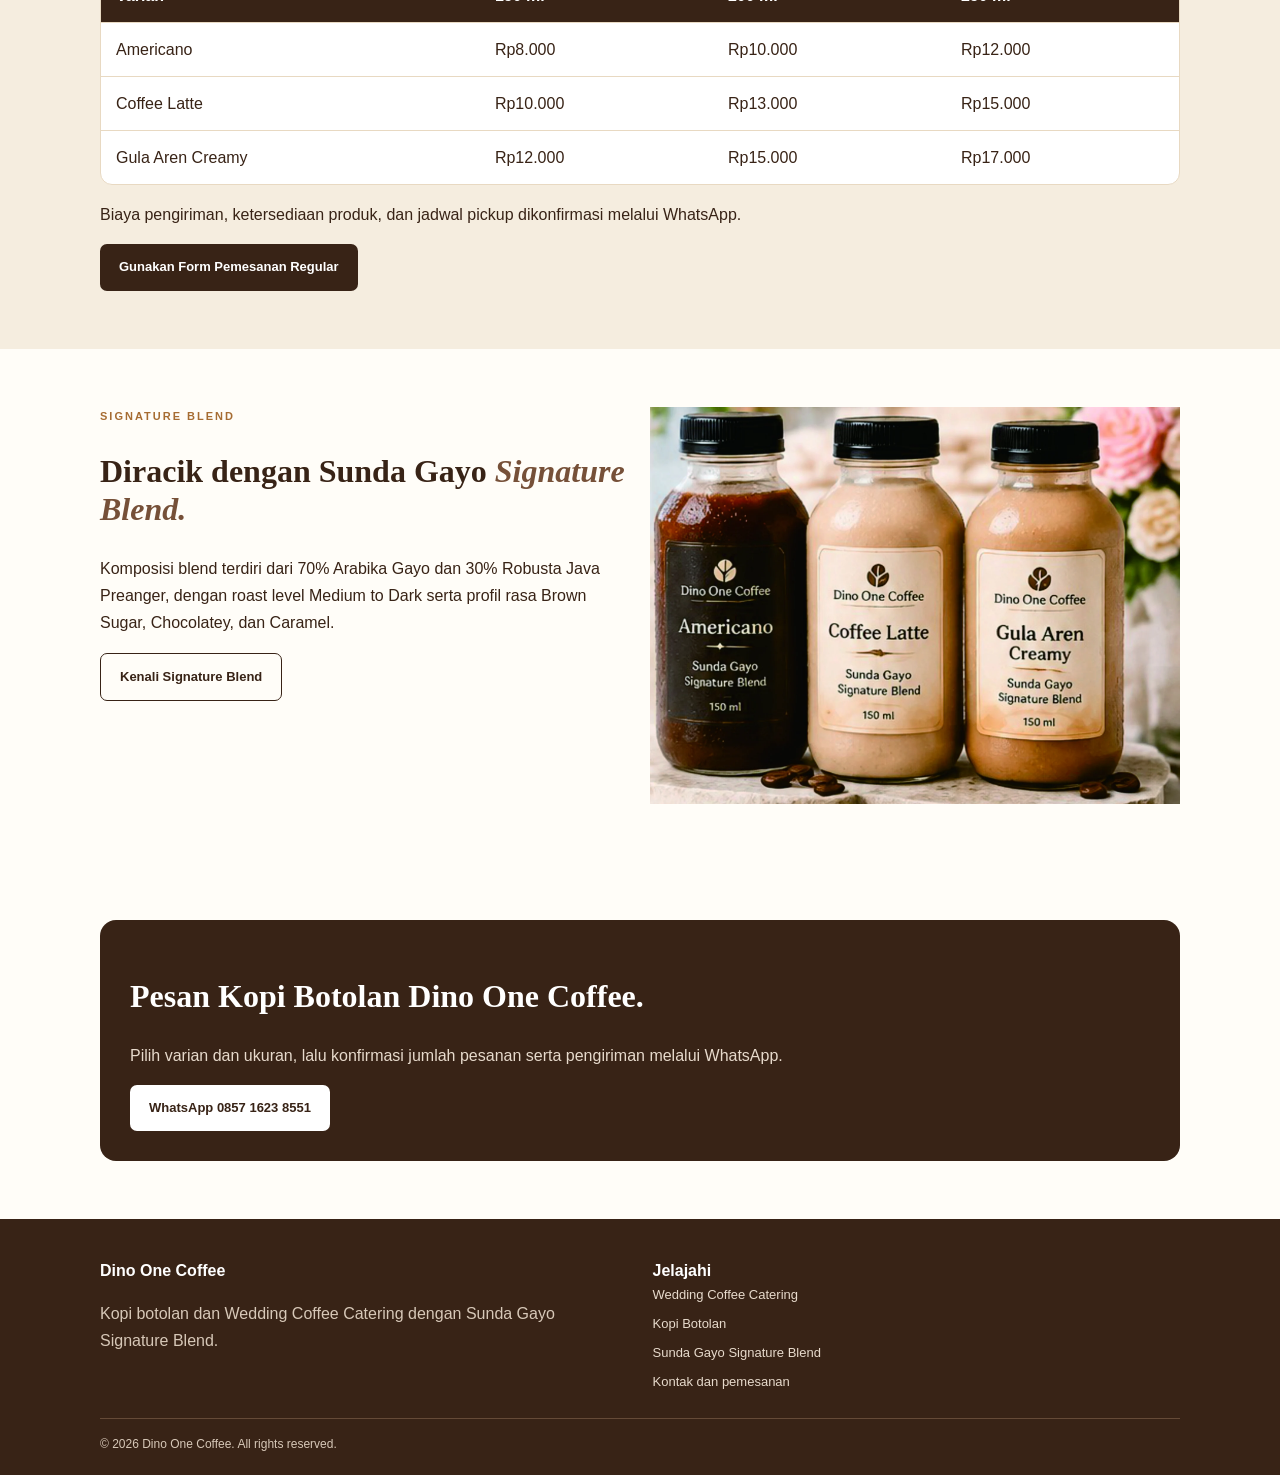
<file: kopi-botolan/index.html>
<!doctype html>
<html lang="id">
<head>
<meta charset="utf-8">
<meta name="viewport" content="width=device-width, initial-scale=1">
<meta name="theme-color" content="#382316">
<title>Kopi Botolan Depok &amp; Jabodetabek | Dino One Coffee</title>
<meta name="description" content="Pesan kopi botolan Dino One Coffee: Americano, Coffee Latte, dan Gula Aren Creamy. Tersedia ukuran 150 ml, 200 ml, dan 250 ml dengan pemesanan melalui WhatsApp.">
<meta name="robots" content="index,follow,max-image-preview:large">
<link rel="canonical" href="https://dinoonecoffee.weddingcatering.workers.dev/kopi-botolan/">
<meta property="og:type" content="website">
<meta property="og:locale" content="id_ID">
<meta property="og:site_name" content="Dino One Coffee">
<meta property="og:title" content="Kopi Botolan Depok &amp; Jabodetabek | Dino One Coffee">
<meta property="og:description" content="Pesan kopi botolan Dino One Coffee: Americano, Coffee Latte, dan Gula Aren Creamy. Tersedia ukuran 150 ml, 200 ml, dan 250 ml dengan pemesanan melalui WhatsApp.">
<meta property="og:url" content="https://dinoonecoffee.weddingcatering.workers.dev/kopi-botolan/">
<meta property="og:image" content="https://dinoonecoffee.weddingcatering.workers.dev/assets/images/hero-coffee.webp">
<meta property="og:image:alt" content="Dino One Coffee">
<meta name="twitter:card" content="summary_large_image">
<meta name="twitter:title" content="Kopi Botolan Depok &amp; Jabodetabek | Dino One Coffee">
<meta name="twitter:description" content="Pesan kopi botolan Dino One Coffee: Americano, Coffee Latte, dan Gula Aren Creamy. Tersedia ukuran 150 ml, 200 ml, dan 250 ml dengan pemesanan melalui WhatsApp.">
<meta name="twitter:image" content="https://dinoonecoffee.weddingcatering.workers.dev/assets/images/hero-coffee.webp">
<link rel="stylesheet" href="/assets/css/seo-pages.css">
<script type="application/ld+json">{"@context": "https://schema.org", "@type": "WebPage", "@id": "https://dinoonecoffee.weddingcatering.workers.dev/kopi-botolan/#webpage", "url": "https://dinoonecoffee.weddingcatering.workers.dev/kopi-botolan/", "name": "Kopi Botolan Depok & Jabodetabek | Dino One Coffee", "description": "Pesan kopi botolan Dino One Coffee: Americano, Coffee Latte, dan Gula Aren Creamy. Tersedia ukuran 150 ml, 200 ml, dan 250 ml dengan pemesanan melalui WhatsApp.", "inLanguage": "id-ID", "isPartOf": {"@id": "https://dinoonecoffee.weddingcatering.workers.dev/#website"}, "about": {"@id": "https://dinoonecoffee.weddingcatering.workers.dev/#organization"}}</script>
<script type="application/ld+json">{"@context": "https://schema.org", "@type": "BreadcrumbList", "itemListElement": [{"@type": "ListItem", "position": 1, "name": "Beranda", "item": "https://dinoonecoffee.weddingcatering.workers.dev/"}, {"@type": "ListItem", "position": 2, "name": "Kopi Botolan", "item": "https://dinoonecoffee.weddingcatering.workers.dev/kopi-botolan/"}]}</script>
</head>
<body>
<a class="skip" href="#main">Lewati ke konten utama</a>
<header><nav class="container nav" aria-label="Navigasi utama">
<a class="brand" href="/"><img src="/assets/images/logo-dino-one-coffee.webp" alt="Logo Dino One Coffee" width="46" height="46"><span>Dino One Coffee<small>SUNDA GAYO SIGNATURE BLEND</small></span></a>
<div class="navlinks">
<a href="/">Beranda</a><a href="/wedding-coffee-catering/">Wedding Catering</a><a href="/kopi-botolan/">Kopi Botolan</a><a href="/sunda-gayo-signature-blend/">Signature Blend</a><a href="/#contact">Kontak</a>
</div></nav></header>
<main id="main">
<div class="container crumb"><a href="/">Beranda</a> / Kopi Botolan</div>

<section class="hero"><div class="container hero-grid"><div><div class="eyebrow">Regular bottled coffee · Depok</div><h1>Kopi Botolan <em>Depok dan Jabodetabek.</em></h1><p class="lead">Dino One Coffee menyediakan kopi botolan untuk pemesanan di Depok dan wilayah Jabodetabek. Pilih Americano, Coffee Latte, atau Gula Aren Creamy dalam ukuran 150 ml, 200 ml, dan 250 ml. Ketersediaan produk, jadwal pickup, dan biaya pengiriman dikonfirmasi melalui WhatsApp.</p><div class="actions"><a class="btn" href="/#regular">Pilih Produk dan Pesan</a><a class="btn alt" href="https://wa.me/6285716238551?text=Halo%20Dino%20One%20Coffee%2C%20saya%20ingin%20memesan%20kopi%20botolan.">Pesan via WhatsApp</a></div></div><picture><source srcset="/assets/images/hero-coffee.webp" type="image/webp"><img src="/assets/images/hero-coffee.webp" alt="Tiga varian kopi botolan Dino One Coffee" width="910" height="565" fetchpriority="high"></picture></div></section>
<section><div class="container"><div class="section-head"><div class="eyebrow">Tiga varian rasa</div><h2>Pilih Varian <em>Favorit.</em></h2><p>Tiga pilihan rasa dengan karakter berbeda. Ketersediaan produk dikonfirmasi saat pemesanan.</p></div>
<div class="grid3">
<article class="panel"><picture><source srcset="/assets/images/americano.webp" type="image/webp"><img src="/assets/images/americano.webp" alt="Americano kopi botolan" width="515" height="449" loading="lazy"></picture><h3>Americano</h3><p>Kopi hitam dengan karakter Sunda Gayo yang bold dan menyegarkan.</p></article>
<article class="panel"><picture><source srcset="/assets/images/coffee-latte.webp" type="image/webp"><img src="/assets/images/coffee-latte.webp" alt="Coffee Latte kopi botolan" width="490" height="449" loading="lazy"></picture><h3>Coffee Latte</h3><p>Perpaduan house blend dengan susu UHT yang lembut.</p></article>
<article class="panel"><picture><source srcset="/assets/images/gula-aren.webp" type="image/webp"><img src="/assets/images/gula-aren.webp" alt="Gula Aren Creamy kopi botolan" width="511" height="449" loading="lazy"></picture><h3>Gula Aren Creamy</h3><p>Kopi, susu, gula aren, dan creamer dengan karakter creamy.</p></article>
</div></div></section>
<section class="soft"><div class="container"><div class="section-head"><div class="eyebrow">Daftar harga regular</div><h2>Ukuran dan Harga <em>Kopi Botolan.</em></h2><p>Harga produk sesuai daftar harga Dino One Coffee.</p></div>
<div class="tablewrap"><table class="table"><thead><tr><th>Varian</th><th>150 ml</th><th>200 ml</th><th>250 ml</th></tr></thead><tbody>
<tr><td>Americano</td><td>Rp8.000</td><td>Rp10.000</td><td>Rp12.000</td></tr>
<tr><td>Coffee Latte</td><td>Rp10.000</td><td>Rp13.000</td><td>Rp15.000</td></tr>
<tr><td>Gula Aren Creamy</td><td>Rp12.000</td><td>Rp15.000</td><td>Rp17.000</td></tr>
</tbody></table></div><p>Biaya pengiriman, ketersediaan produk, dan jadwal pickup dikonfirmasi melalui WhatsApp.</p><a class="btn" href="/#regular">Gunakan Form Pemesanan Regular</a></div></section>
<section><div class="container grid2"><div><div class="eyebrow">Signature blend</div><h2>Diracik dengan Sunda Gayo <em>Signature Blend.</em></h2><p>Komposisi blend terdiri dari 70% Arabika Gayo dan 30% Robusta Java Preanger, dengan roast level Medium to Dark serta profil rasa Brown Sugar, Chocolatey, dan Caramel.</p><a class="btn alt" href="/sunda-gayo-signature-blend/">Kenali Signature Blend</a></div><picture><source srcset="/assets/images/signature-blend.webp" type="image/webp"><img src="/assets/images/signature-blend.webp" alt="Informasi Sunda Gayo Signature Blend" width="3307" height="2480" loading="lazy"></picture></div></section>
<section><div class="container"><div class="cta"><h2>Pesan Kopi Botolan Dino One Coffee.</h2><p>Pilih varian dan ukuran, lalu konfirmasi jumlah pesanan serta pengiriman melalui WhatsApp.</p><a class="btn" href="https://wa.me/6285716238551?text=Halo%20Dino%20One%20Coffee%2C%20saya%20ingin%20memesan%20kopi%20botolan.">WhatsApp 0857 1623 8551</a></div></div></section>

</main>
<footer><div class="container"><div class="footergrid">
<div><strong>Dino One Coffee</strong><p>Kopi botolan dan Wedding Coffee Catering dengan Sunda Gayo Signature Blend.</p></div>
<div><strong>Jelajahi</strong><div class="footerlinks"><a href="/wedding-coffee-catering/">Wedding Coffee Catering</a><a href="/kopi-botolan/">Kopi Botolan</a><a href="/sunda-gayo-signature-blend/">Sunda Gayo Signature Blend</a><a href="/#contact">Kontak dan pemesanan</a></div></div>
</div><div class="copyright">© 2026 Dino One Coffee. All rights reserved.</div></div></footer>
<a class="floatwa" href="https://wa.me/6285716238551?text=Halo%20Dino%20One%20Coffee%2C%20saya%20ingin%20bertanya%20tentang%20layanan.">WhatsApp · Konsultasi</a>
  <!-- Cloudflare Web Analytics -->
  <script type="module"
    src="https://static.cloudflareinsights.com/beacon.min.js"
    data-cf-beacon='{"token":"TOKEN_ANDA"}'>
  </script>
  <!-- End Cloudflare Web Analytics -->

</body>
</html>
</file>
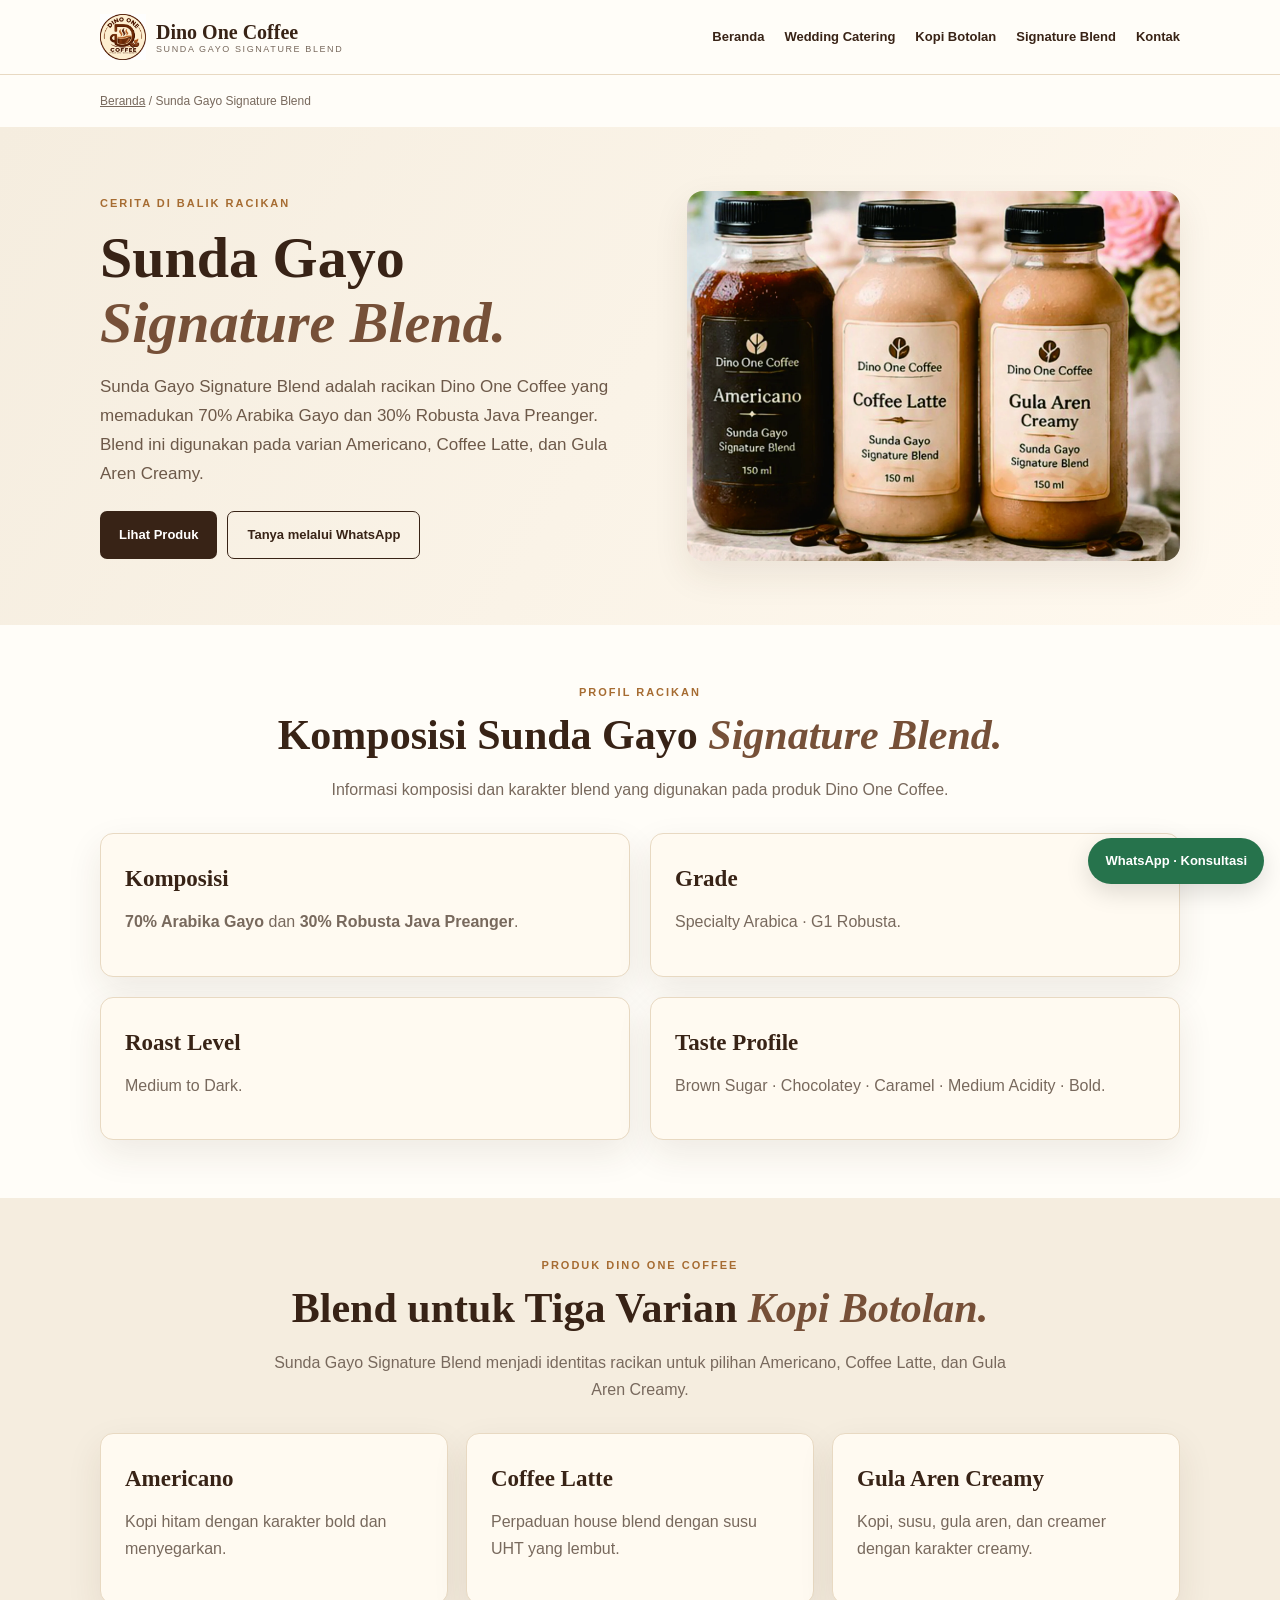
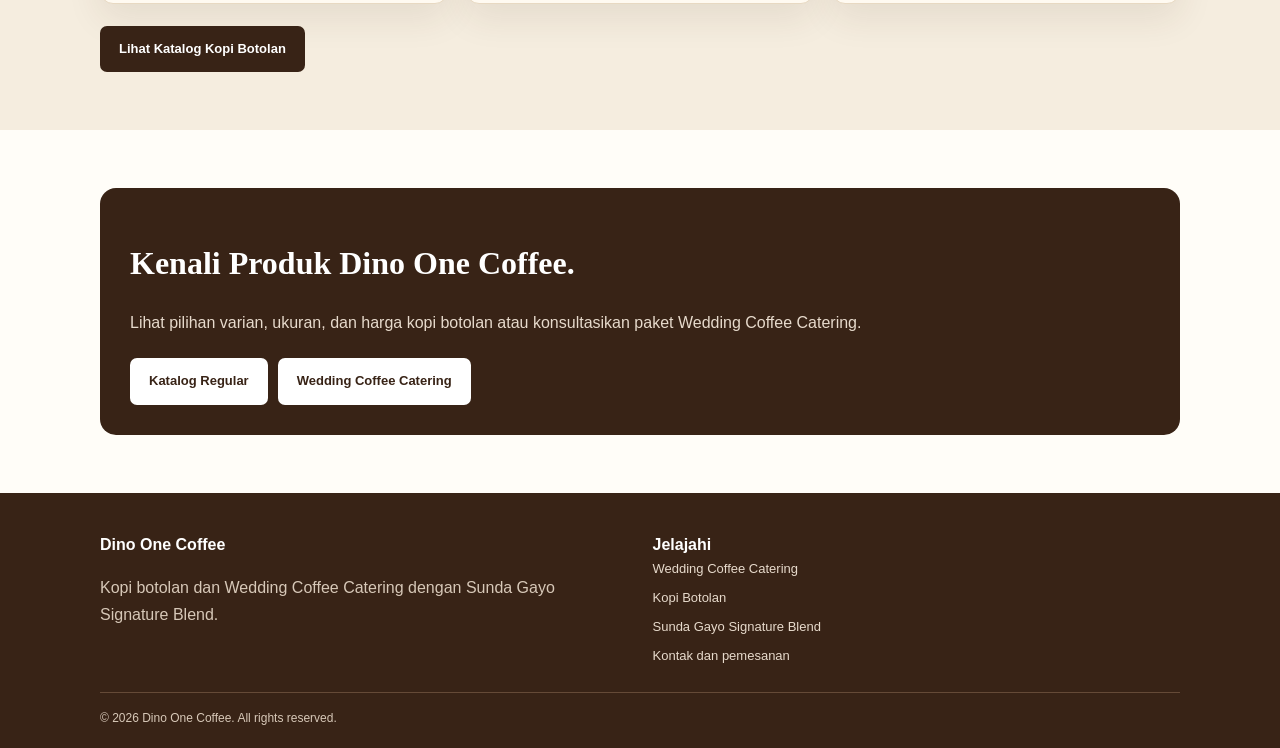
<file: sunda-gayo-signature-blend/index.html>
<!doctype html>
<html lang="id">
<head>
<meta charset="utf-8">
<meta name="viewport" content="width=device-width, initial-scale=1">
<meta name="theme-color" content="#382316">
<title>Sunda Gayo Signature Blend | Dino One Coffee</title>
<meta name="description" content="Kenali Sunda Gayo Signature Blend Dino One Coffee, perpaduan 70% Arabika Gayo dan 30% Robusta Java Preanger dengan roast level Medium to Dark.">
<meta name="robots" content="index,follow,max-image-preview:large">
<link rel="canonical" href="https://dinoonecoffee.weddingcatering.workers.dev/sunda-gayo-signature-blend/">
<meta property="og:type" content="website">
<meta property="og:locale" content="id_ID">
<meta property="og:site_name" content="Dino One Coffee">
<meta property="og:title" content="Sunda Gayo Signature Blend | Dino One Coffee">
<meta property="og:description" content="Kenali Sunda Gayo Signature Blend Dino One Coffee, perpaduan 70% Arabika Gayo dan 30% Robusta Java Preanger dengan roast level Medium to Dark.">
<meta property="og:url" content="https://dinoonecoffee.weddingcatering.workers.dev/sunda-gayo-signature-blend/">
<meta property="og:image" content="https://dinoonecoffee.weddingcatering.workers.dev/assets/images/hero-coffee.webp">
<meta property="og:image:alt" content="Dino One Coffee">
<meta name="twitter:card" content="summary_large_image">
<meta name="twitter:title" content="Sunda Gayo Signature Blend | Dino One Coffee">
<meta name="twitter:description" content="Kenali Sunda Gayo Signature Blend Dino One Coffee, perpaduan 70% Arabika Gayo dan 30% Robusta Java Preanger dengan roast level Medium to Dark.">
<meta name="twitter:image" content="https://dinoonecoffee.weddingcatering.workers.dev/assets/images/hero-coffee.webp">
<link rel="stylesheet" href="/assets/css/seo-pages.css">
<script type="application/ld+json">{"@context": "https://schema.org", "@type": "WebPage", "@id": "https://dinoonecoffee.weddingcatering.workers.dev/sunda-gayo-signature-blend/#webpage", "url": "https://dinoonecoffee.weddingcatering.workers.dev/sunda-gayo-signature-blend/", "name": "Sunda Gayo Signature Blend | Dino One Coffee", "description": "Kenali Sunda Gayo Signature Blend Dino One Coffee, perpaduan 70% Arabika Gayo dan 30% Robusta Java Preanger dengan roast level Medium to Dark.", "inLanguage": "id-ID", "isPartOf": {"@id": "https://dinoonecoffee.weddingcatering.workers.dev/#website"}, "about": {"@id": "https://dinoonecoffee.weddingcatering.workers.dev/#organization"}}</script>
<script type="application/ld+json">{"@context": "https://schema.org", "@type": "BreadcrumbList", "itemListElement": [{"@type": "ListItem", "position": 1, "name": "Beranda", "item": "https://dinoonecoffee.weddingcatering.workers.dev/"}, {"@type": "ListItem", "position": 2, "name": "Sunda Gayo Signature Blend", "item": "https://dinoonecoffee.weddingcatering.workers.dev/sunda-gayo-signature-blend/"}]}</script>
</head>
<body>
<a class="skip" href="#main">Lewati ke konten utama</a>
<header><nav class="container nav" aria-label="Navigasi utama">
<a class="brand" href="/"><img src="/assets/images/logo-dino-one-coffee.webp" alt="Logo Dino One Coffee" width="46" height="46"><span>Dino One Coffee<small>SUNDA GAYO SIGNATURE BLEND</small></span></a>
<div class="navlinks">
<a href="/">Beranda</a><a href="/wedding-coffee-catering/">Wedding Catering</a><a href="/kopi-botolan/">Kopi Botolan</a><a href="/sunda-gayo-signature-blend/">Signature Blend</a><a href="/#contact">Kontak</a>
</div></nav></header>
<main id="main">
<div class="container crumb"><a href="/">Beranda</a> / Sunda Gayo Signature Blend</div>

<section class="hero"><div class="container hero-grid"><div><div class="eyebrow">Cerita di balik racikan</div><h1>Sunda Gayo <em>Signature Blend.</em></h1><p class="lead">Sunda Gayo Signature Blend adalah racikan Dino One Coffee yang memadukan 70% Arabika Gayo dan 30% Robusta Java Preanger. Blend ini digunakan pada varian Americano, Coffee Latte, dan Gula Aren Creamy.</p><div class="actions"><a class="btn" href="/#regular">Lihat Produk</a><a class="btn alt" href="https://wa.me/6285716238551?text=Halo%20Dino%20One%20Coffee%2C%20saya%20ingin%20bertanya%20tentang%20Sunda%20Gayo%20Signature%20Blend.">Tanya melalui WhatsApp</a></div></div><picture><source srcset="/assets/images/signature-blend.webp" type="image/webp"><img src="/assets/images/signature-blend.webp" alt="Informasi komposisi dan profil Sunda Gayo Signature Blend" width="3307" height="2480" fetchpriority="high"></picture></div></section>
<section><div class="container"><div class="section-head"><div class="eyebrow">Profil racikan</div><h2>Komposisi Sunda Gayo <em>Signature Blend.</em></h2><p>Informasi komposisi dan karakter blend yang digunakan pada produk Dino One Coffee.</p></div>
<div class="grid2">
<article class="panel"><h3>Komposisi</h3><p><strong>70% Arabika Gayo</strong> dan <strong>30% Robusta Java Preanger</strong>.</p></article>
<article class="panel"><h3>Grade</h3><p>Specialty Arabica · G1 Robusta.</p></article>
<article class="panel"><h3>Roast Level</h3><p>Medium to Dark.</p></article>
<article class="panel"><h3>Taste Profile</h3><p>Brown Sugar · Chocolatey · Caramel · Medium Acidity · Bold.</p></article>
</div></div></section>
<section class="soft"><div class="container"><div class="section-head"><div class="eyebrow">Produk Dino One Coffee</div><h2>Blend untuk Tiga Varian <em>Kopi Botolan.</em></h2><p>Sunda Gayo Signature Blend menjadi identitas racikan untuk pilihan Americano, Coffee Latte, dan Gula Aren Creamy.</p></div>
<div class="grid3"><article class="panel"><h3>Americano</h3><p>Kopi hitam dengan karakter bold dan menyegarkan.</p></article><article class="panel"><h3>Coffee Latte</h3><p>Perpaduan house blend dengan susu UHT yang lembut.</p></article><article class="panel"><h3>Gula Aren Creamy</h3><p>Kopi, susu, gula aren, dan creamer dengan karakter creamy.</p></article></div><div class="actions"><a class="btn" href="/kopi-botolan/">Lihat Katalog Kopi Botolan</a></div></div></section>
<section><div class="container"><div class="cta"><h2>Kenali Produk Dino One Coffee.</h2><p>Lihat pilihan varian, ukuran, dan harga kopi botolan atau konsultasikan paket Wedding Coffee Catering.</p><div class="actions"><a class="btn" href="/kopi-botolan/">Katalog Regular</a><a class="btn" href="/wedding-coffee-catering/">Wedding Coffee Catering</a></div></div></div></section>

</main>
<footer><div class="container"><div class="footergrid">
<div><strong>Dino One Coffee</strong><p>Kopi botolan dan Wedding Coffee Catering dengan Sunda Gayo Signature Blend.</p></div>
<div><strong>Jelajahi</strong><div class="footerlinks"><a href="/wedding-coffee-catering/">Wedding Coffee Catering</a><a href="/kopi-botolan/">Kopi Botolan</a><a href="/sunda-gayo-signature-blend/">Sunda Gayo Signature Blend</a><a href="/#contact">Kontak dan pemesanan</a></div></div>
</div><div class="copyright">© 2026 Dino One Coffee. All rights reserved.</div></div></footer>
<a class="floatwa" href="https://wa.me/6285716238551?text=Halo%20Dino%20One%20Coffee%2C%20saya%20ingin%20bertanya%20tentang%20layanan.">WhatsApp · Konsultasi</a>
  <!-- Cloudflare Web Analytics -->
  <script type="module"
    src="https://static.cloudflareinsights.com/beacon.min.js"
    data-cf-beacon='{"token":"TOKEN_ANDA"}'>
  </script>
  <!-- End Cloudflare Web Analytics -->

</body>
</html>
</file>
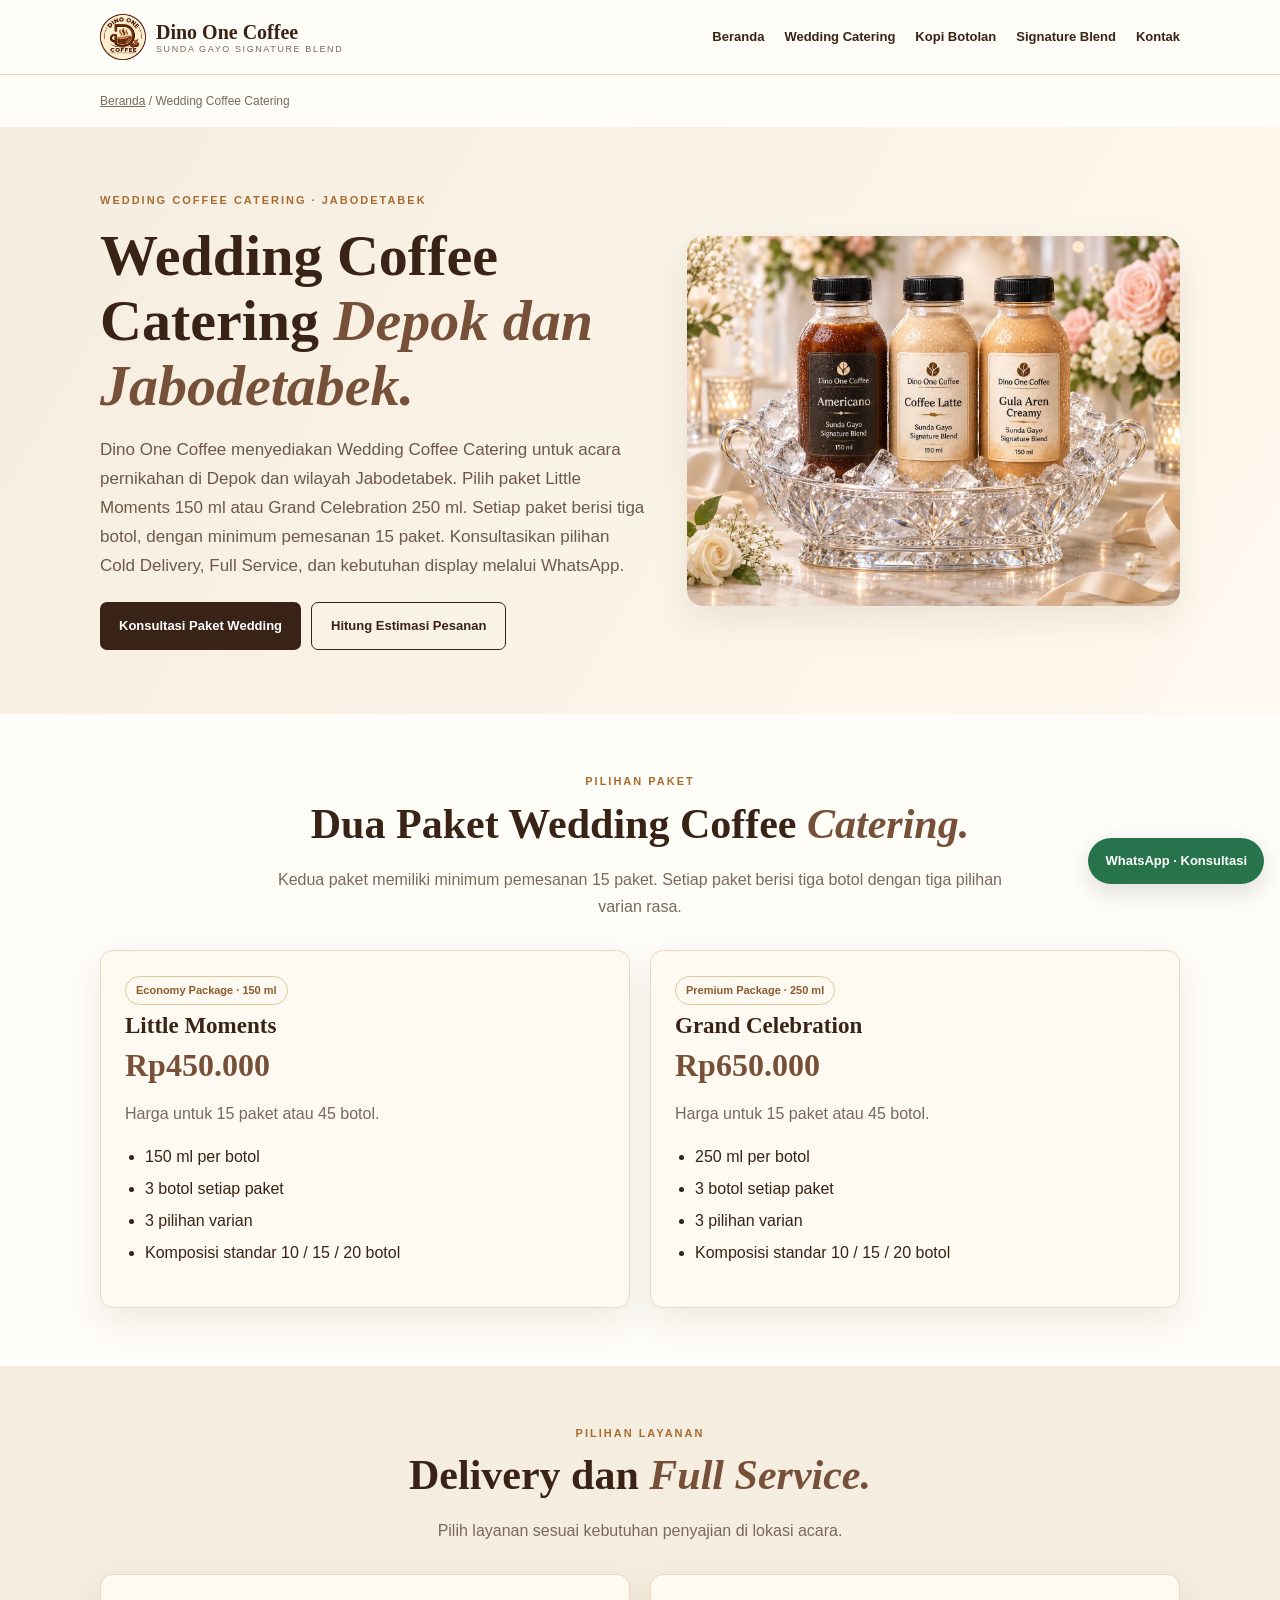
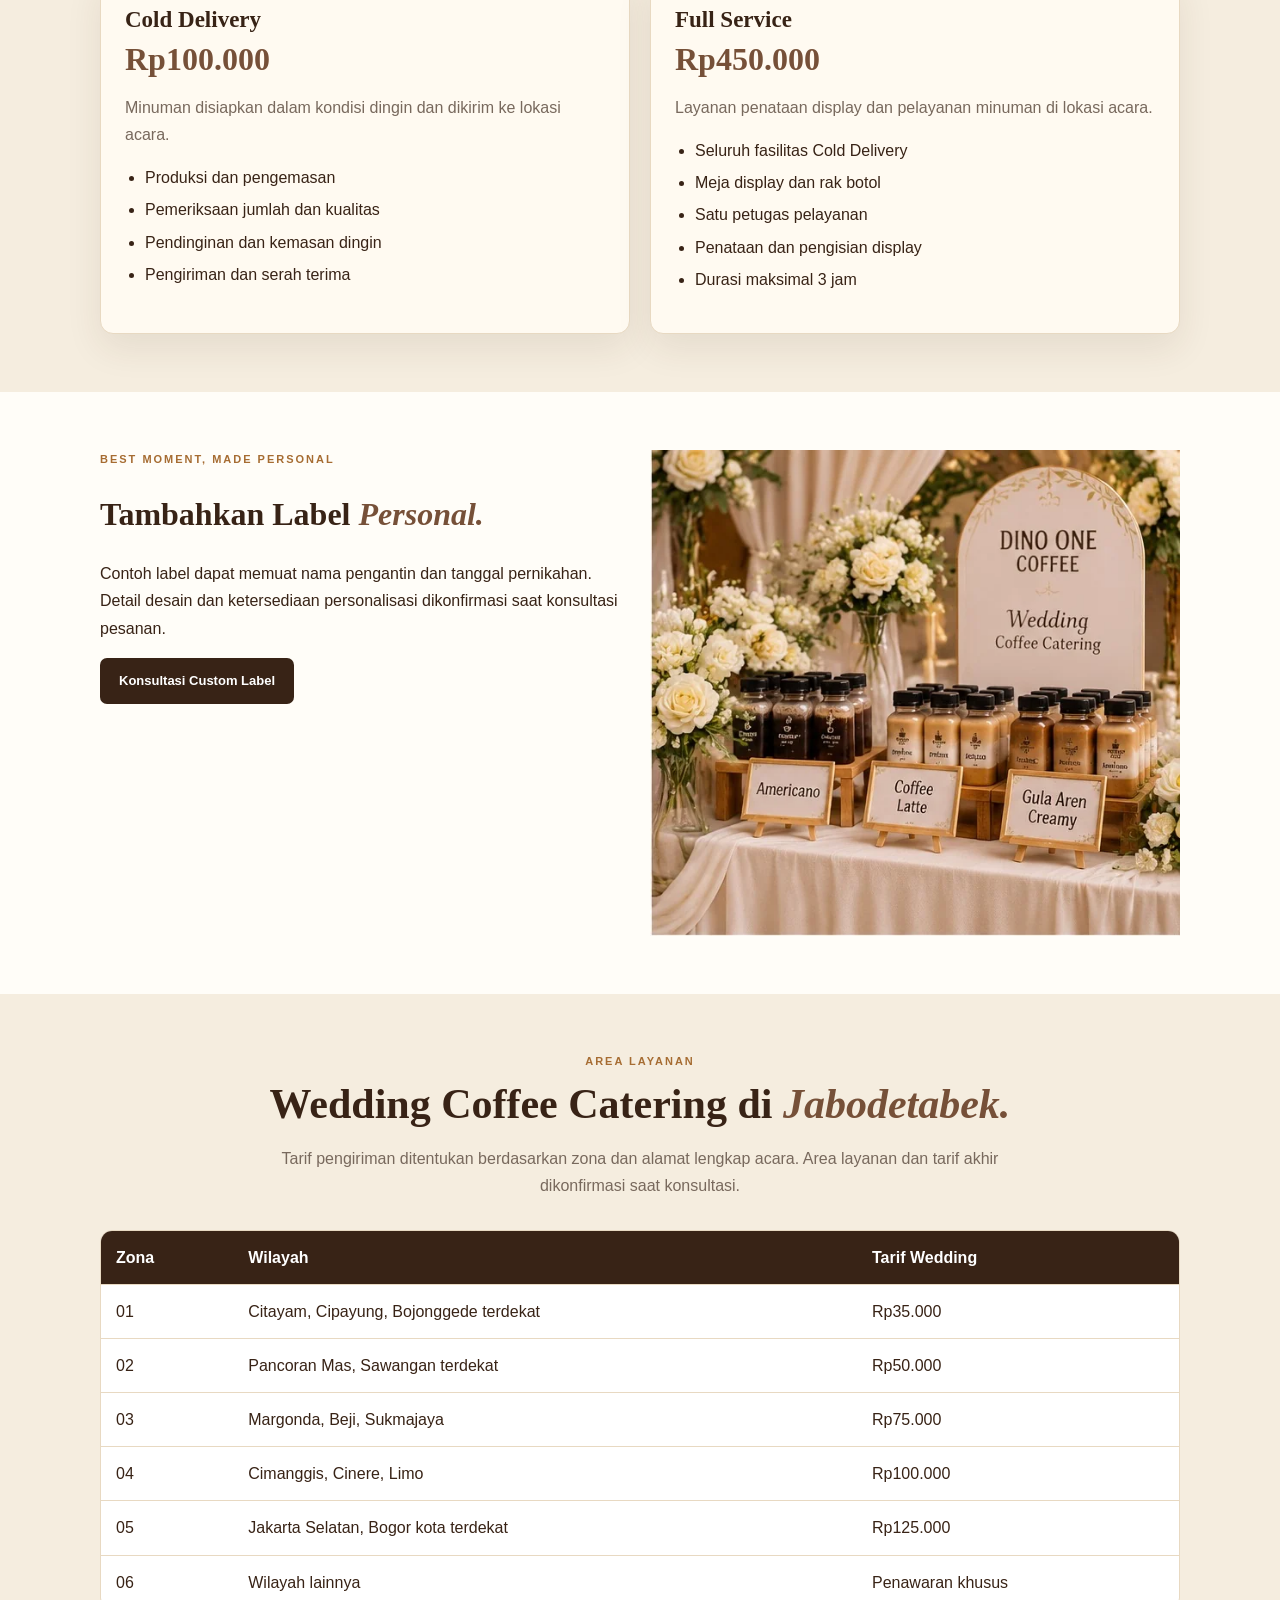
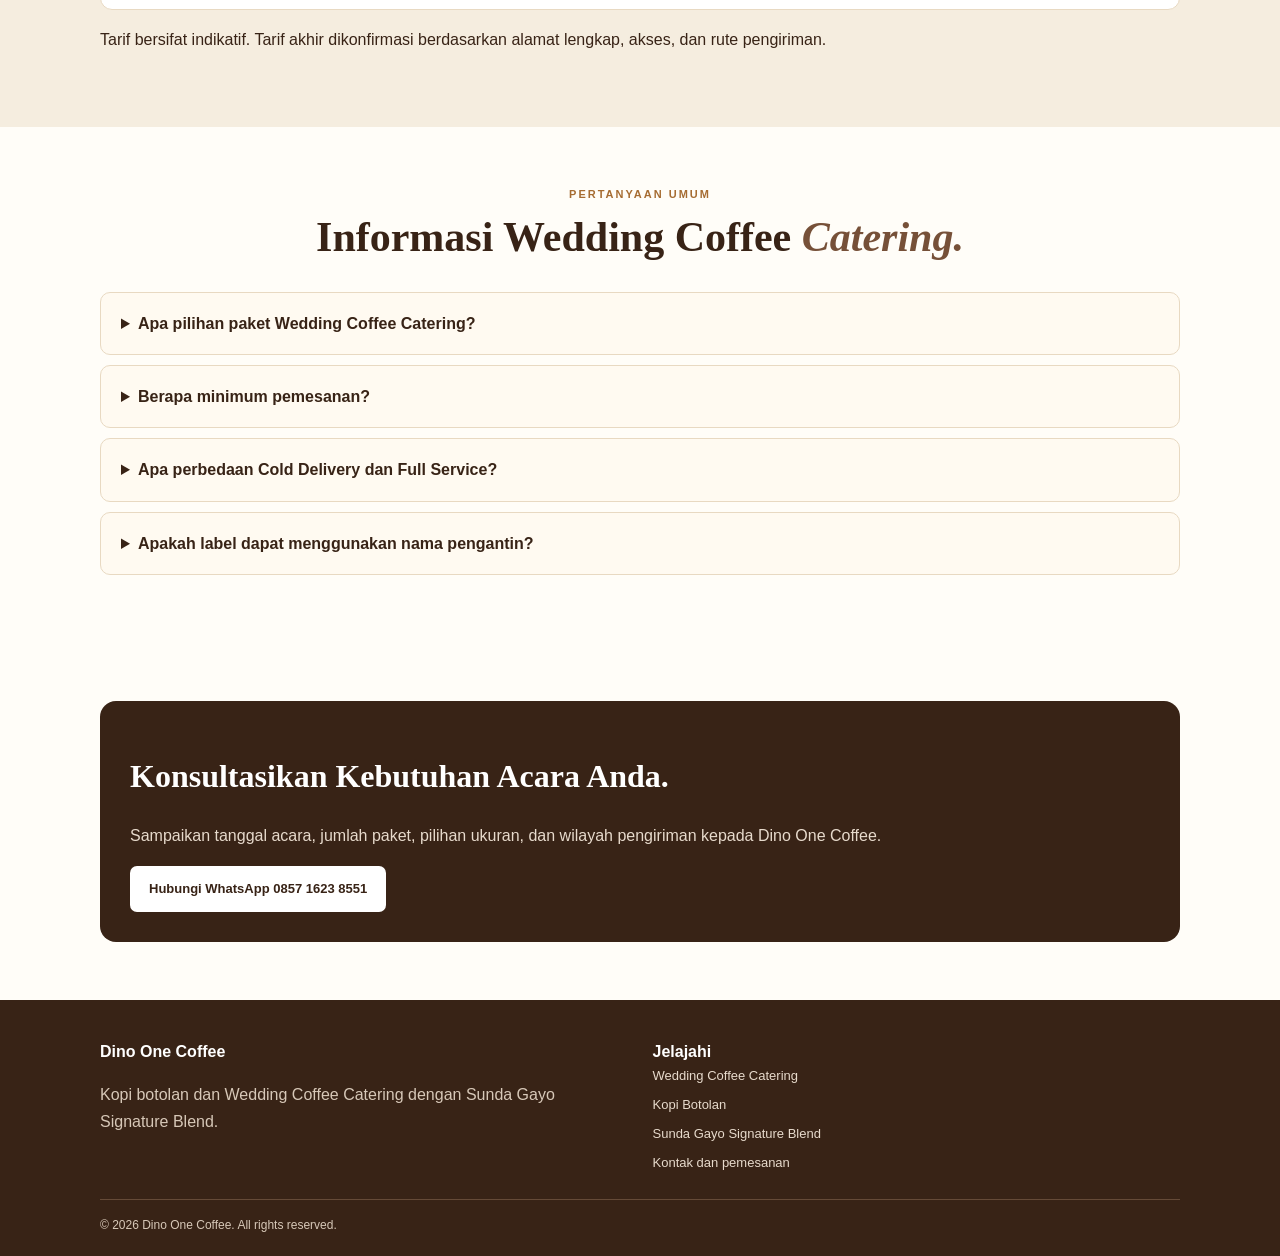
<file: wedding-coffee-catering/index.html>
<!doctype html>
<html lang="id">
<head>
<meta charset="utf-8">
<meta name="viewport" content="width=device-width, initial-scale=1">
<meta name="theme-color" content="#382316">
<title>Wedding Coffee Catering Jabodetabek | Dino One Coffee</title>
<meta name="description" content="Wedding Coffee Catering Dino One Coffee untuk acara pernikahan di Jabodetabek. Pilih paket 150 ml atau 250 ml, minimum 15 paket, dengan opsi Cold Delivery dan Full Service.">
<meta name="robots" content="index,follow,max-image-preview:large">
<link rel="canonical" href="https://dinoonecoffee.weddingcatering.workers.dev/wedding-coffee-catering/">
<meta property="og:type" content="website">
<meta property="og:locale" content="id_ID">
<meta property="og:site_name" content="Dino One Coffee">
<meta property="og:title" content="Wedding Coffee Catering Jabodetabek | Dino One Coffee">
<meta property="og:description" content="Wedding Coffee Catering Dino One Coffee untuk acara pernikahan di Jabodetabek. Pilih paket 150 ml atau 250 ml, minimum 15 paket, dengan opsi Cold Delivery dan Full Service.">
<meta property="og:url" content="https://dinoonecoffee.weddingcatering.workers.dev/wedding-coffee-catering/">
<meta property="og:image" content="https://dinoonecoffee.weddingcatering.workers.dev/assets/images/wedding-coffee.webp">
<meta property="og:image:alt" content="Dino One Coffee">
<meta name="twitter:card" content="summary_large_image">
<meta name="twitter:title" content="Wedding Coffee Catering Jabodetabek | Dino One Coffee">
<meta name="twitter:description" content="Wedding Coffee Catering Dino One Coffee untuk acara pernikahan di Jabodetabek. Pilih paket 150 ml atau 250 ml, minimum 15 paket, dengan opsi Cold Delivery dan Full Service.">
<meta name="twitter:image" content="https://dinoonecoffee.weddingcatering.workers.dev/assets/images/wedding-coffee.webp">
<link rel="stylesheet" href="/assets/css/seo-pages.css">
<script type="application/ld+json">{"@context": "https://schema.org", "@type": "WebPage", "@id": "https://dinoonecoffee.weddingcatering.workers.dev/wedding-coffee-catering/#webpage", "url": "https://dinoonecoffee.weddingcatering.workers.dev/wedding-coffee-catering/", "name": "Wedding Coffee Catering Jabodetabek | Dino One Coffee", "description": "Wedding Coffee Catering Dino One Coffee untuk acara pernikahan di Jabodetabek. Pilih paket 150 ml atau 250 ml, minimum 15 paket, dengan opsi Cold Delivery dan Full Service.", "inLanguage": "id-ID", "isPartOf": {"@id": "https://dinoonecoffee.weddingcatering.workers.dev/#website"}, "about": {"@id": "https://dinoonecoffee.weddingcatering.workers.dev/#organization"}}</script>
<script type="application/ld+json">{"@context": "https://schema.org", "@graph": [{"@type": "FAQPage", "mainEntity": [{"@type": "Question", "name": "Apa pilihan paket Wedding Coffee Catering Dino One Coffee?", "acceptedAnswer": {"@type": "Answer", "text": "Tersedia Little Moments dengan botol 150 ml seharga Rp450.000 per 15 paket dan Grand Celebration dengan botol 250 ml seharga Rp650.000 per 15 paket."}}, {"@type": "Question", "name": "Berapa minimum pemesanan Wedding Coffee Catering?", "acceptedAnswer": {"@type": "Answer", "text": "Minimum pemesanan adalah 15 paket. Setiap paket berisi tiga botol, sehingga minimum pesanan berjumlah 45 botol."}}, {"@type": "Question", "name": "Apa pilihan layanan pengiriman dan pelayanan acara?", "acceptedAnswer": {"@type": "Answer", "text": "Tersedia Cold Delivery seharga Rp100.000 dan Full Service seharga Rp450.000. Full Service mencakup penataan display dan satu petugas pelayanan dengan durasi maksimal tiga jam."}}, {"@type": "Question", "name": "Apakah tersedia personalisasi label nama pengantin?", "acceptedAnswer": {"@type": "Answer", "text": "Contoh personalisasi label nama pengantin dan tanggal pernikahan dapat dikonsultasikan. Detail desain dan ketersediaannya dikonfirmasi saat pemesanan."}}]}, {"@context": "https://schema.org", "@type": "Service", "name": "Wedding Coffee Catering Dino One Coffee", "serviceType": "Wedding Coffee Catering", "provider": {"@id": "https://dinoonecoffee.weddingcatering.workers.dev/#organization"}, "areaServed": {"@type": "AdministrativeArea", "name": "Jabodetabek"}, "description": "Wedding Coffee Catering Dino One Coffee untuk acara pernikahan di Jabodetabek. Pilih paket 150 ml atau 250 ml, minimum 15 paket, dengan opsi Cold Delivery dan Full Service."}]}</script>
<script type="application/ld+json">{"@context": "https://schema.org", "@type": "BreadcrumbList", "itemListElement": [{"@type": "ListItem", "position": 1, "name": "Beranda", "item": "https://dinoonecoffee.weddingcatering.workers.dev/"}, {"@type": "ListItem", "position": 2, "name": "Wedding Coffee Catering", "item": "https://dinoonecoffee.weddingcatering.workers.dev/wedding-coffee-catering/"}]}</script>
</head>
<body>
<a class="skip" href="#main">Lewati ke konten utama</a>
<header><nav class="container nav" aria-label="Navigasi utama">
<a class="brand" href="/"><img src="/assets/images/logo-dino-one-coffee.webp" alt="Logo Dino One Coffee" width="46" height="46"><span>Dino One Coffee<small>SUNDA GAYO SIGNATURE BLEND</small></span></a>
<div class="navlinks">
<a href="/">Beranda</a><a href="/wedding-coffee-catering/">Wedding Catering</a><a href="/kopi-botolan/">Kopi Botolan</a><a href="/sunda-gayo-signature-blend/">Signature Blend</a><a href="/#contact">Kontak</a>
</div></nav></header>
<main id="main">
<div class="container crumb"><a href="/">Beranda</a> / Wedding Coffee Catering</div>

<section class="hero"><div class="container hero-grid">
<div><div class="eyebrow">Wedding Coffee Catering · Jabodetabek</div>
<h1>Wedding Coffee Catering <em>Depok dan Jabodetabek.</em></h1>
<p class="lead">Dino One Coffee menyediakan Wedding Coffee Catering untuk acara pernikahan di Depok dan wilayah Jabodetabek. Pilih paket Little Moments 150 ml atau Grand Celebration 250 ml. Setiap paket berisi tiga botol, dengan minimum pemesanan 15 paket. Konsultasikan pilihan Cold Delivery, Full Service, dan kebutuhan display melalui WhatsApp.</p>
<div class="actions"><a class="btn" href="https://wa.me/6285716238551?text=Halo%20Dino%20One%20Coffee%2C%20saya%20ingin%20konsultasi%20Wedding%20Coffee%20Catering.">Konsultasi Paket Wedding</a><a class="btn alt" href="/#calculator">Hitung Estimasi Pesanan</a></div>
</div><picture><source srcset="/assets/images/wedding-coffee.webp" type="image/webp"><img src="/assets/images/wedding-coffee.webp" alt="Penyajian kopi botolan Dino One Coffee untuk Wedding Coffee Catering" width="1448" height="1086" fetchpriority="high"></picture>
</div></section>
<section><div class="container"><div class="section-head"><div class="eyebrow">Pilihan paket</div><h2>Dua Paket Wedding Coffee <em>Catering.</em></h2><p>Kedua paket memiliki minimum pemesanan 15 paket. Setiap paket berisi tiga botol dengan tiga pilihan varian rasa.</p></div>
<div class="grid2">
<article class="panel"><span class="tag">Economy Package · 150 ml</span><h3>Little Moments</h3><div class="price">Rp450.000</div><p>Harga untuk 15 paket atau 45 botol.</p><ul class="list"><li>150 ml per botol</li><li>3 botol setiap paket</li><li>3 pilihan varian</li><li>Komposisi standar 10 / 15 / 20 botol</li></ul></article>
<article class="panel"><span class="tag">Premium Package · 250 ml</span><h3>Grand Celebration</h3><div class="price">Rp650.000</div><p>Harga untuk 15 paket atau 45 botol.</p><ul class="list"><li>250 ml per botol</li><li>3 botol setiap paket</li><li>3 pilihan varian</li><li>Komposisi standar 10 / 15 / 20 botol</li></ul></article>
</div></div></section>
<section class="soft"><div class="container"><div class="section-head"><div class="eyebrow">Pilihan layanan</div><h2>Delivery dan <em>Full Service.</em></h2><p>Pilih layanan sesuai kebutuhan penyajian di lokasi acara.</p></div>
<div class="grid2">
<article class="panel"><h3>Cold Delivery</h3><div class="price">Rp100.000</div><p>Minuman disiapkan dalam kondisi dingin dan dikirim ke lokasi acara.</p><ul class="list"><li>Produksi dan pengemasan</li><li>Pemeriksaan jumlah dan kualitas</li><li>Pendinginan dan kemasan dingin</li><li>Pengiriman dan serah terima</li></ul></article>
<article class="panel"><h3>Full Service</h3><div class="price">Rp450.000</div><p>Layanan penataan display dan pelayanan minuman di lokasi acara.</p><ul class="list"><li>Seluruh fasilitas Cold Delivery</li><li>Meja display dan rak botol</li><li>Satu petugas pelayanan</li><li>Penataan dan pengisian display</li><li>Durasi maksimal 3 jam</li></ul></article>
</div></div></section>
<section><div class="container grid2">
<div><div class="eyebrow">Best Moment, Made Personal</div><h2>Tambahkan Label <em>Personal.</em></h2><p>Contoh label dapat memuat nama pengantin dan tanggal pernikahan. Detail desain dan ketersediaan personalisasi dikonfirmasi saat konsultasi pesanan.</p><a class="btn" href="https://wa.me/6285716238551?text=Halo%20Dino%20One%20Coffee%2C%20saya%20ingin%20bertanya%20tentang%20custom%20label%20Wedding%20Coffee.">Konsultasi Custom Label</a></div>
<picture><source srcset="/assets/images/wedding-display.webp" type="image/webp"><img src="/assets/images/wedding-display.webp" alt="Wedding Coffee Display Dino One Coffee dengan botol kopi dingin" width="616" height="565" loading="lazy"></picture>
</div></section>
<section class="soft"><div class="container"><div class="section-head"><div class="eyebrow">Area layanan</div><h2>Wedding Coffee Catering di <em>Jabodetabek.</em></h2><p>Tarif pengiriman ditentukan berdasarkan zona dan alamat lengkap acara. Area layanan dan tarif akhir dikonfirmasi saat konsultasi.</p></div>
<div class="tablewrap"><table class="table"><thead><tr><th>Zona</th><th>Wilayah</th><th>Tarif Wedding</th></tr></thead><tbody>
<tr><td>01</td><td>Citayam, Cipayung, Bojonggede terdekat</td><td>Rp35.000</td></tr><tr><td>02</td><td>Pancoran Mas, Sawangan terdekat</td><td>Rp50.000</td></tr><tr><td>03</td><td>Margonda, Beji, Sukmajaya</td><td>Rp75.000</td></tr><tr><td>04</td><td>Cimanggis, Cinere, Limo</td><td>Rp100.000</td></tr><tr><td>05</td><td>Jakarta Selatan, Bogor kota terdekat</td><td>Rp125.000</td></tr><tr><td>06</td><td>Wilayah lainnya</td><td>Penawaran khusus</td></tr>
</tbody></table></div><p class="note">Tarif bersifat indikatif. Tarif akhir dikonfirmasi berdasarkan alamat lengkap, akses, dan rute pengiriman.</p>
</div></section>
<section><div class="container faq"><div class="section-head"><div class="eyebrow">Pertanyaan umum</div><h2>Informasi Wedding Coffee <em>Catering.</em></h2></div>
<details><summary>Apa pilihan paket Wedding Coffee Catering?</summary><p>Little Moments menggunakan botol 150 ml dengan harga Rp450.000 per 15 paket. Grand Celebration menggunakan botol 250 ml dengan harga Rp650.000 per 15 paket.</p></details>
<details><summary>Berapa minimum pemesanan?</summary><p>Minimum 15 paket. Setiap paket berisi tiga botol, sehingga minimum pesanan berjumlah 45 botol.</p></details>
<details><summary>Apa perbedaan Cold Delivery dan Full Service?</summary><p>Cold Delivery mencakup penyiapan minuman dingin dan pengiriman. Full Service mencakup fasilitas Cold Delivery, penataan display, satu petugas pelayanan, dan durasi maksimal tiga jam.</p></details>
<details><summary>Apakah label dapat menggunakan nama pengantin?</summary><p>Personalisasi label dapat dikonsultasikan. Detail desain dan ketersediaannya dikonfirmasi saat pemesanan.</p></details>
</div></section>
<section><div class="container"><div class="cta"><h2>Konsultasikan Kebutuhan Acara Anda.</h2><p>Sampaikan tanggal acara, jumlah paket, pilihan ukuran, dan wilayah pengiriman kepada Dino One Coffee.</p><a class="btn" href="https://wa.me/6285716238551?text=Halo%20Dino%20One%20Coffee%2C%20saya%20ingin%20konsultasi%20paket%20Wedding%20Coffee%20Catering.">Hubungi WhatsApp 0857 1623 8551</a></div></div></section>

</main>
<footer><div class="container"><div class="footergrid">
<div><strong>Dino One Coffee</strong><p>Kopi botolan dan Wedding Coffee Catering dengan Sunda Gayo Signature Blend.</p></div>
<div><strong>Jelajahi</strong><div class="footerlinks"><a href="/wedding-coffee-catering/">Wedding Coffee Catering</a><a href="/kopi-botolan/">Kopi Botolan</a><a href="/sunda-gayo-signature-blend/">Sunda Gayo Signature Blend</a><a href="/#contact">Kontak dan pemesanan</a></div></div>
</div><div class="copyright">© 2026 Dino One Coffee. All rights reserved.</div></div></footer>
<a class="floatwa" href="https://wa.me/6285716238551?text=Halo%20Dino%20One%20Coffee%2C%20saya%20ingin%20bertanya%20tentang%20layanan.">WhatsApp · Konsultasi</a>
  <!-- Cloudflare Web Analytics -->
  <script type="module"
    src="https://static.cloudflareinsights.com/beacon.min.js"
    data-cf-beacon='{"token":"TOKEN_ANDA"}'>
  </script>
  <!-- End Cloudflare Web Analytics -->

</body>
</html>
</file>
<file: assets/css/seo-pages.css>
:root{--cream:#f5eddf;--paper:#fffaf1;--white:#fffdf8;--brown:#765038;--dark:#382316;--gold:#c49a59;--muted:#78695d;--line:#e8d9c2;--green:#26734c;--shadow:0 14px 36px rgba(67,39,19,.09)}
*{box-sizing:border-box}html{scroll-behavior:smooth;scroll-padding-top:84px}body{margin:0;background:var(--white);color:var(--dark);font-family:Arial,Helvetica,sans-serif;line-height:1.7}a{color:inherit;text-decoration:none}.container{width:min(1080px,91%);margin:auto}img{display:block;max-width:100%;height:auto}.skip{position:absolute;left:-9999px}.skip:focus{left:12px;top:12px;background:#fff;padding:10px;z-index:99}
header{position:sticky;top:0;z-index:20;background:rgba(255,253,248,.97);border-bottom:1px solid var(--line);backdrop-filter:blur(10px)}.nav{min-height:74px;display:flex;align-items:center;justify-content:space-between;gap:20px}.brand{display:flex;align-items:center;gap:10px;font:700 20px Georgia,serif}.brand img{width:46px;height:46px;object-fit:contain}.brand small{display:block;font:9px Arial,sans-serif;letter-spacing:1.6px;color:var(--muted)}.navlinks{display:flex;gap:20px;align-items:center;font-size:13px;font-weight:700}.navlinks a:hover,.footerlinks a:hover{color:var(--gold)}.btn{display:inline-flex;align-items:center;justify-content:center;background:var(--dark);color:#fff;padding:12px 19px;border-radius:7px;font-size:13px;font-weight:700}.btn.alt{background:transparent;color:var(--dark);border:1px solid var(--dark)}
.hero{background:linear-gradient(120deg,var(--cream),#fff9ef);padding:64px 0}.hero-grid{display:grid;grid-template-columns:1.05fr .95fr;gap:42px;align-items:center}.eyebrow{font-size:11px;letter-spacing:2px;text-transform:uppercase;color:#a66c32;font-weight:700}.hero h1{font:700 clamp(38px,5vw,58px)/1.12 Georgia,serif;margin:14px 0;color:var(--dark)}h1 em,h2 em{color:var(--brown)}.lead{font-size:17px;color:#6d5949}.hero img{width:100%;border-radius:16px;box-shadow:var(--shadow)}.actions{display:flex;gap:10px;flex-wrap:wrap;margin-top:22px}
main section{padding:58px 0}.section-head{max-width:760px;margin:0 auto 30px;text-align:center}.section-head h2{font:700 clamp(29px,4vw,42px)/1.2 Georgia,serif;margin:8px 0}.section-head p{color:var(--muted)}h2{font:700 32px/1.2 Georgia,serif}h3{font:700 23px Georgia,serif;margin:8px 0}.grid2{display:grid;grid-template-columns:1fr 1fr;gap:20px}.grid3{display:grid;grid-template-columns:repeat(3,1fr);gap:18px}.panel{background:var(--paper);border:1px solid var(--line);border-radius:13px;padding:24px;box-shadow:var(--shadow)}.panel p{color:var(--muted)}.soft{background:var(--cream)}.tag{display:inline-block;border:1px solid #e0c89e;border-radius:30px;padding:4px 10px;color:#8c5b2e;font-size:11px;font-weight:700}.price{font:700 32px Georgia,serif;color:var(--brown)}.list{padding-left:20px}.list li{margin:5px 0}.tablewrap{overflow-x:auto;border:1px solid var(--line);border-radius:12px;background:white}.table{width:100%;border-collapse:collapse;min-width:540px}.table th,.table td{padding:13px 15px;border-bottom:1px solid var(--line);text-align:left}.table th{background:var(--dark);color:white}.table tr:last-child td{border-bottom:0}.faq details{background:var(--paper);border:1px solid var(--line);border-radius:10px;padding:17px 20px;margin:10px 0}.faq summary{font-weight:700;cursor:pointer}.faq details p{color:var(--muted);margin-bottom:0}.crumb{font-size:12px;color:var(--muted);padding:16px 0}.crumb a{text-decoration:underline}.cta{background:var(--dark);color:white;border-radius:16px;padding:30px}.cta p{color:#e7dacc}.cta .btn{background:white;color:var(--dark)}footer{background:var(--dark);color:white;padding:38px 0 20px}footer p{color:#d7c8b8}.footergrid{display:grid;grid-template-columns:1fr 1fr;gap:25px}.footerlinks{display:grid;gap:7px;color:#e7dacc;font-size:13px}.copyright{border-top:1px solid #654a37;margin-top:25px;padding-top:15px;font-size:12px;color:#d7c8b8}.floatwa{position:fixed;right:16px;bottom:16px;background:var(--green);color:white;border-radius:28px;padding:12px 17px;font-weight:700;font-size:13px;box-shadow:0 8px 25px #0002}
@media(max-width:760px){.nav{align-items:flex-start;padding:12px 0;flex-direction:column}.navlinks{flex-wrap:wrap;gap:12px}.hero{padding:42px 0}.hero-grid,.grid2,.grid3,.footergrid{grid-template-columns:1fr}.hero h1{font-size:40px}.hero-grid{gap:24px}main section{padding:44px 0}.panel{padding:20px}.cta{padding:23px}}
@media(prefers-reduced-motion:reduce){html{scroll-behavior:auto}}
</file>
